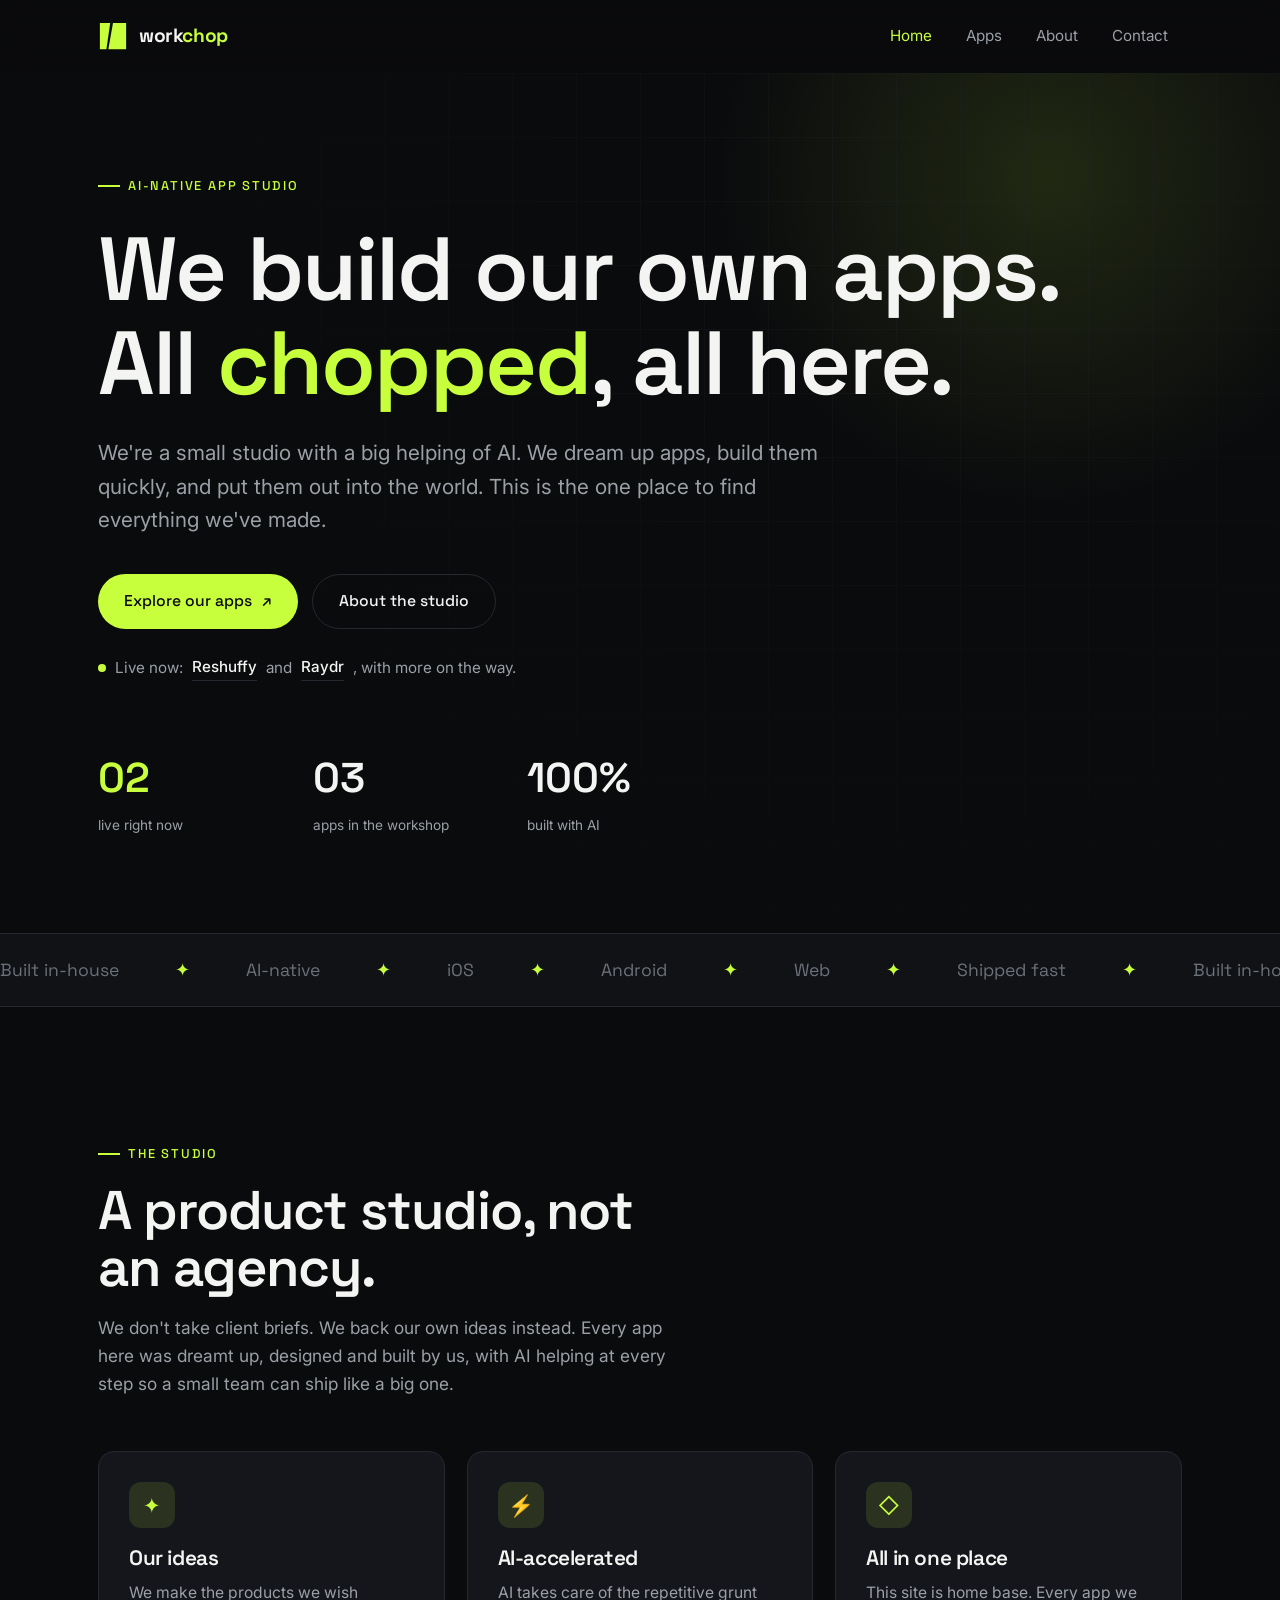
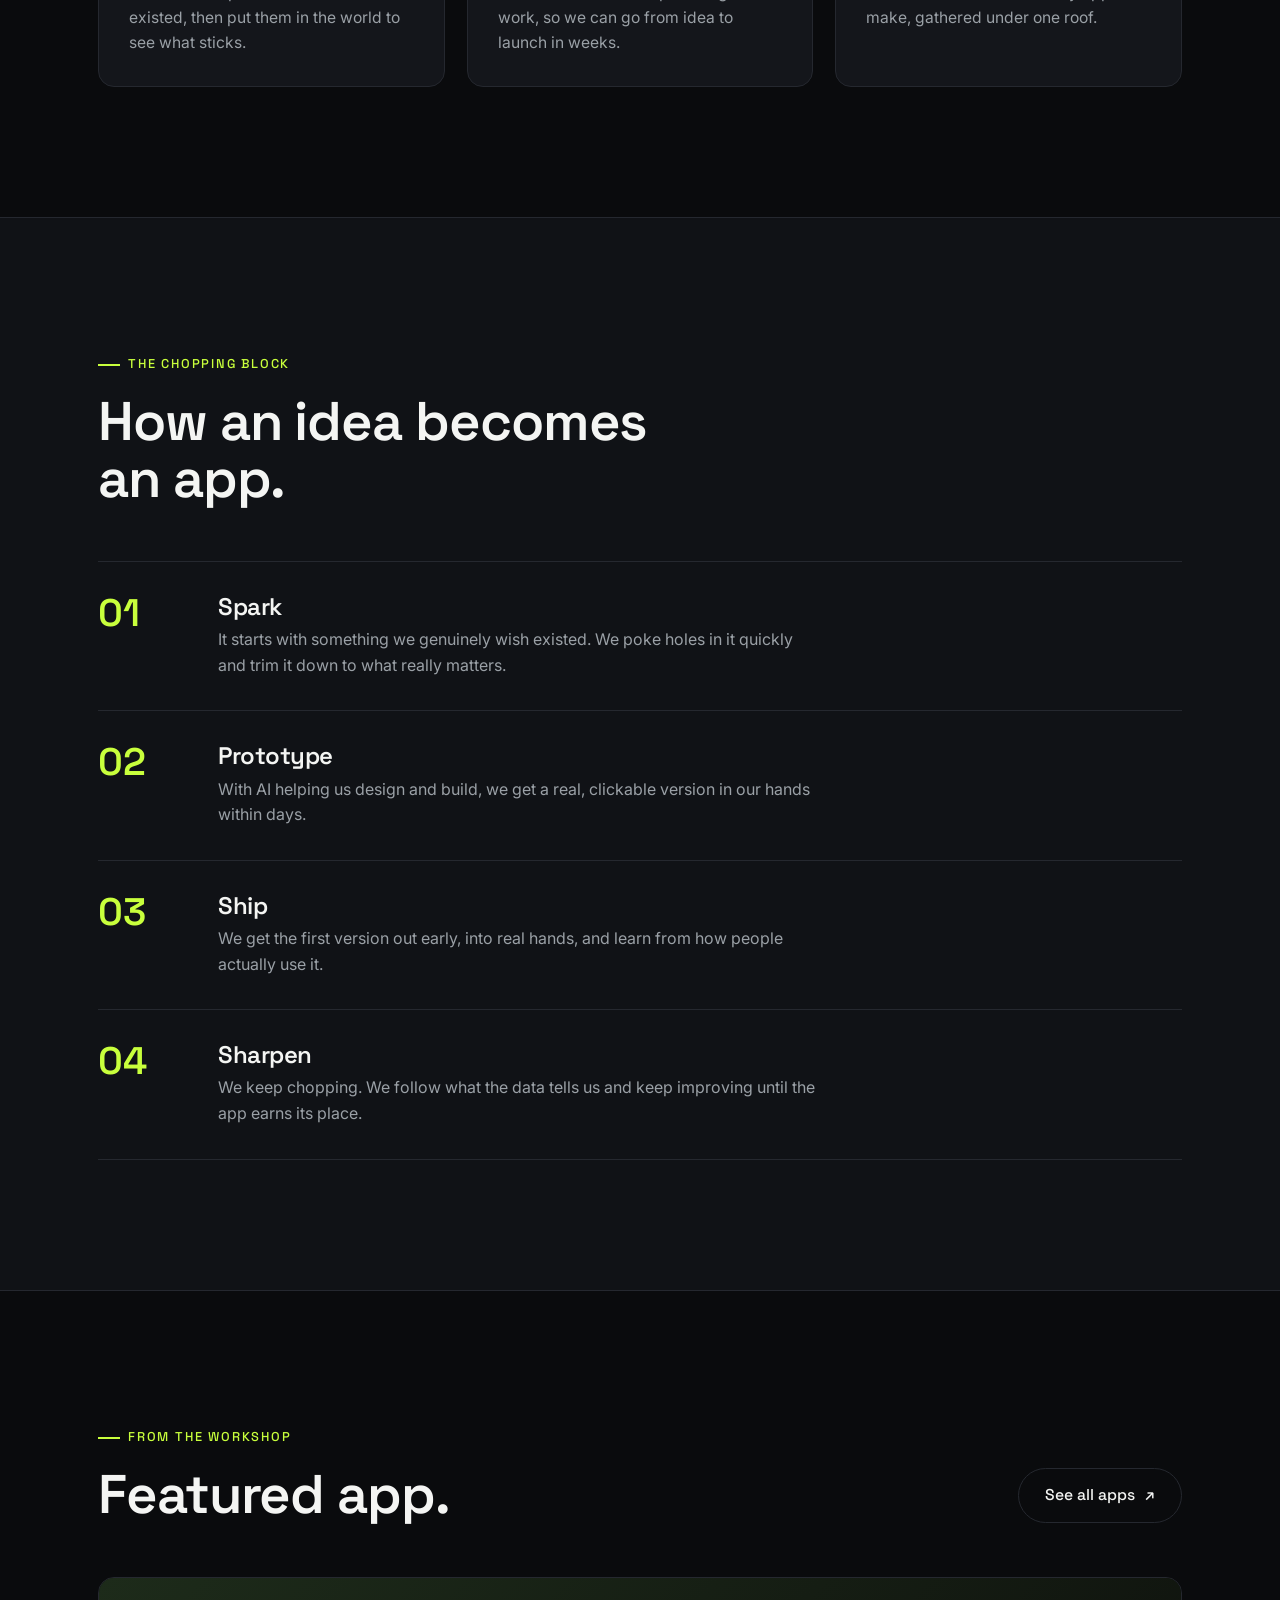
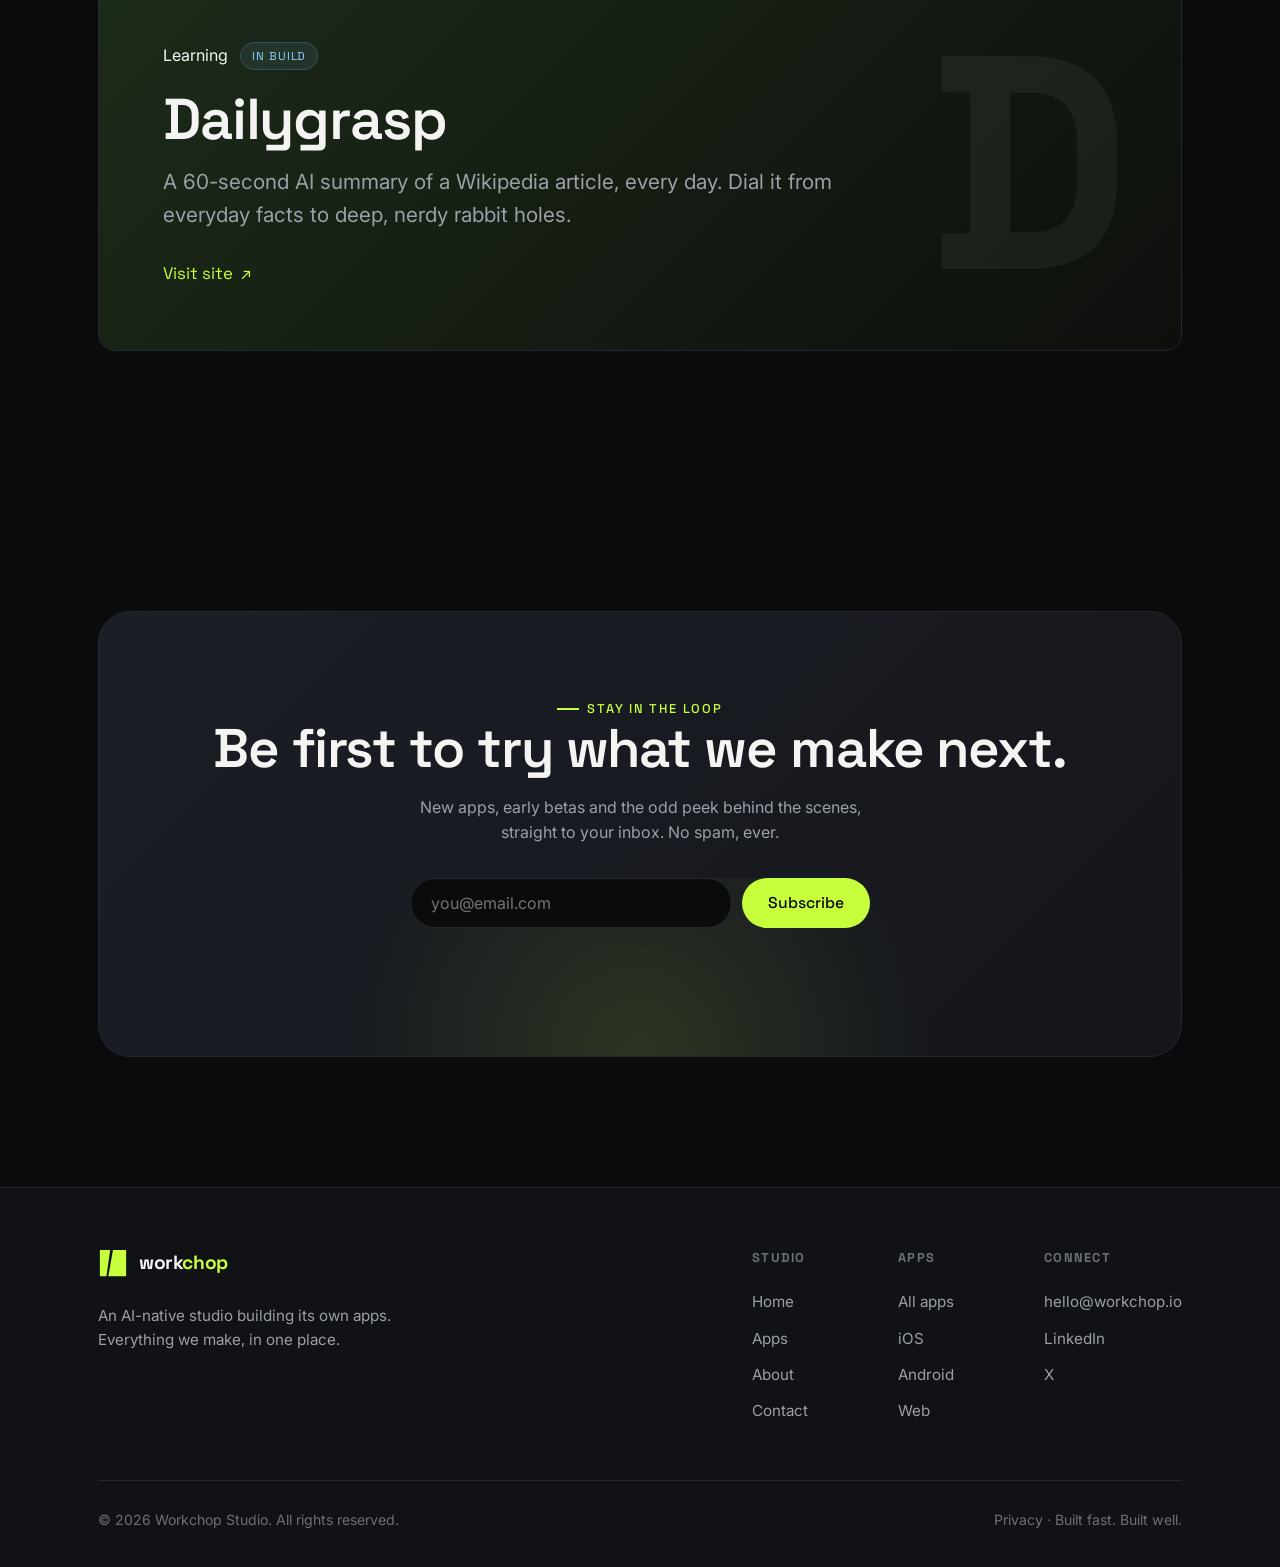
<file: index.html>
<!DOCTYPE html>
<html lang="en">
<head>
  <meta charset="UTF-8" />
  <meta name="viewport" content="width=device-width, initial-scale=1.0" />
  <title>Workchop · an AI app studio</title>
  <meta name="description" content="Workchop is a small studio that builds its own apps with a lot of help from AI. This is the one place to find everything we make." />
  <link rel="canonical" href="https://workchop.io/" />
  <meta name="robots" content="index, follow" />
  <meta name="author" content="Workchop" />
  <meta name="theme-color" content="#0a0b0d" />

  <!-- Open Graph -->
  <meta property="og:type" content="website" />
  <meta property="og:site_name" content="Workchop" />
  <meta property="og:title" content="Workchop · an AI app studio" />
  <meta property="og:description" content="A small studio that builds its own apps with a lot of help from AI. Everything we make, in one place." />
  <meta property="og:url" content="https://workchop.io/" />
  <meta property="og:image" content="https://workchop.io/og-image.png" />
  <meta property="og:image:width" content="1200" />
  <meta property="og:image:height" content="630" />

  <!-- Twitter -->
  <meta name="twitter:card" content="summary_large_image" />
  <meta name="twitter:title" content="Workchop · an AI app studio" />
  <meta name="twitter:description" content="A small studio that builds its own apps with a lot of help from AI. Everything we make, in one place." />
  <meta name="twitter:image" content="https://workchop.io/og-image.png" />

  <!-- Icons -->
  <link rel="apple-touch-icon" href="/apple-touch-icon.png" />
  <link rel="manifest" href="/site.webmanifest" />

  <link rel="preconnect" href="https://fonts.googleapis.com" />
  <link rel="preconnect" href="https://fonts.gstatic.com" crossorigin />
  <link href="https://fonts.googleapis.com/css2?family=Space+Grotesk:wght@400;500;600;700&family=Inter:wght@400;500;600&display=swap" rel="stylesheet" />
  <link rel="stylesheet" href="/styles.css" />
  <link rel="icon" href="data:image/svg+xml,%3Csvg xmlns='http://www.w3.org/2000/svg' viewBox='0 0 32 32'%3E%3Cpolygon points='2,2 13,2 9,30 2,30' fill='%23c8ff3c'/%3E%3Cpolygon points='16,2 30,2 30,30 11,30' fill='%23c8ff3c'/%3E%3C/svg%3E" />
  <script type="application/ld+json">
  {
    "@context": "https://schema.org",
    "@type": "Organization",
    "name": "Workchop",
    "url": "https://workchop.io/",
    "logo": "https://workchop.io/icon-512.png",
    "image": "https://workchop.io/og-image.png",
    "description": "An AI app studio that builds its own apps.",
    "email": "hello@workchop.io",
    "sameAs": [
      "https://www.linkedin.com/company/workchop-io/",
      "https://x.com/workchopstudio"
    ]
  }
  </script>
</head>
<body>

  <!-- NAV -->
  <header class="nav">
    <div class="wrap nav-inner">
      <a href="/" class="logo" aria-label="Workchop home">
        <span class="mark"><svg viewBox="0 0 32 32" aria-hidden="true"><polygon points="2,2 13,2 9,30 2,30"/><polygon points="16,2 30,2 30,30 11,30"/></svg></span>
        <b>work<span class="chop">chop</span></b>
      </a>
      <nav class="nav-links" aria-label="Primary">
        <a href="/" class="active">Home</a>
        <a href="/apps">Apps</a>
        <a href="/about">About</a>
        <a href="/contact">Contact</a>
      </nav>
      <button class="nav-toggle" aria-label="Toggle menu" aria-expanded="false">
        <span></span><span></span><span></span>
      </button>
    </div>
  </header>

  <!-- HERO -->
  <section class="hero">
    <div class="hero-grid"></div>
    <div class="wrap">
      <span class="eyebrow reveal">AI-native app studio</span>
      <h1 class="h-display reveal">
        We build our own apps.<br />All <span class="chopped">chopped</span>, all here.
      </h1>
      <p class="lead reveal">
        We're a small studio with a big helping of AI. We dream up apps, build them
        quickly, and put them out into the world. This is the one place to find
        everything we've made.
      </p>
      <div class="hero-actions reveal">
        <a href="/apps" class="btn btn-primary">Explore our apps <span class="arrow">↗</span></a>
        <a href="/about" class="btn btn-ghost">About the studio</a>
      </div>
      <p class="hero-live reveal">
        <span class="dot"></span>
        Live now: <a href="https://reshuffy.com" target="_blank" rel="noopener">Reshuffy</a> and <a href="https://raydr.live/" target="_blank" rel="noopener">Raydr</a>, with more on the way.
      </p>
      <div class="hero-stats reveal">
        <div class="stat"><div class="num accent">02</div><div class="lbl">live right now</div></div>
        <div class="stat"><div class="num">03</div><div class="lbl">apps in the workshop</div></div>
        <div class="stat"><div class="num">100%</div><div class="lbl">built with AI</div></div>
      </div>
    </div>
  </section>

  <!-- MARQUEE -->
  <div class="marquee" aria-hidden="true">
    <div class="marquee-track">
      <span>Built in-house</span><span>AI-native</span><span>iOS</span><span>Android</span><span>Web</span><span>Shipped fast</span>
      <span>Built in-house</span><span>AI-native</span><span>iOS</span><span>Android</span><span>Web</span><span>Shipped fast</span>
    </div>
  </div>

  <!-- WHO WE ARE -->
  <section class="section">
    <div class="wrap">
      <div class="section-head reveal">
        <span class="eyebrow">The studio</span>
        <h2 class="h-section">A product studio, not an agency.</h2>
        <p>We don't take client briefs. We back our own ideas instead. Every app here was dreamt up, designed and built by us, with AI helping at every step so a small team can ship like a big one.</p>
      </div>
      <div class="grid grid-3">
        <div class="card reveal">
          <div class="ico">✦</div>
          <h3>Our ideas</h3>
          <p>We make the products we wish existed, then put them in the world to see what sticks.</p>
        </div>
        <div class="card reveal">
          <div class="ico">⚡</div>
          <h3>AI-accelerated</h3>
          <p>AI takes care of the repetitive grunt work, so we can go from idea to launch in weeks.</p>
        </div>
        <div class="card reveal">
          <div class="ico">◇</div>
          <h3>All in one place</h3>
          <p>This site is home base. Every app we make, gathered under one roof.</p>
        </div>
      </div>
    </div>
  </section>

  <!-- HOW WE BUILD -->
  <section class="section" style="background:var(--bg-2);border-block:1px solid var(--border)">
    <div class="wrap">
      <div class="section-head reveal">
        <span class="eyebrow">The chopping block</span>
        <h2 class="h-section">How an idea becomes an app.</h2>
      </div>
      <div class="steps">
        <div class="step reveal">
          <div class="step-n">01</div>
          <div><h3>Spark</h3><p>It starts with something we genuinely wish existed. We poke holes in it quickly and trim it down to what really matters.</p></div>
        </div>
        <div class="step reveal">
          <div class="step-n">02</div>
          <div><h3>Prototype</h3><p>With AI helping us design and build, we get a real, clickable version in our hands within days.</p></div>
        </div>
        <div class="step reveal">
          <div class="step-n">03</div>
          <div><h3>Ship</h3><p>We get the first version out early, into real hands, and learn from how people actually use it.</p></div>
        </div>
        <div class="step reveal">
          <div class="step-n">04</div>
          <div><h3>Sharpen</h3><p>We keep chopping. We follow what the data tells us and keep improving until the app earns its place.</p></div>
        </div>
      </div>
    </div>
  </section>

  <!-- FEATURED APPS -->
  <section class="section">
    <div class="wrap">
      <div class="section-head reveal" style="display:flex;justify-content:space-between;align-items:flex-end;flex-wrap:wrap;gap:20px;max-width:none">
        <div>
          <span class="eyebrow">From the workshop</span>
          <h2 class="h-section" style="margin-top:18px">Featured app.</h2>
        </div>
        <a href="/apps" class="btn btn-ghost">See all apps <span class="arrow">↗</span></a>
      </div>
      <a class="spotlight reveal" id="spotlight" href="https://reshuffy.com" target="_blank" rel="noopener" style="--sl-grad:linear-gradient(135deg,#1a2e2a,#0c1210)">
        <div class="spotlight-mark" data-sl="initial" aria-hidden="true">R</div>
        <div class="top"><span class="tag" data-sl="tag">Music</span><span class="status live" data-sl="status">Live</span></div>
        <h3 data-sl="name">Reshuffy</h3>
        <p data-sl="blurb">Clean up your Spotify playlists without the fear. Fix broken tracks, kill duplicates, and reorganise by mood and genre, always with a preview first.</p>
        <span class="applink" data-sl="cta">Visit site <span class="arrow">↗</span></span>
      </a>
    </div>
  </section>

  <!-- CTA / NEWSLETTER -->
  <section class="section">
    <div class="wrap">
      <div class="cta reveal">
        <span class="eyebrow" style="justify-content:center">Stay in the loop</span>
        <h2 class="h-section">Be first to try what we make next.</h2>
        <p>New apps, early betas and the odd peek behind the scenes, straight to your inbox. No spam, ever.</p>
        <form class="subscribe">
          <input type="email" name="email" placeholder="you@email.com" aria-label="Email address" required />
          <button type="submit" class="btn btn-primary">Subscribe</button>
        </form>
        <p class="subscribe-status" role="status" aria-live="polite"></p>
      </div>
    </div>
  </section>

  <!-- FOOTER -->
  <footer class="footer">
    <div class="wrap">
      <div class="footer-top">
        <div class="footer-brand">
          <a href="/" class="logo"><span class="mark"><svg viewBox="0 0 32 32" aria-hidden="true"><polygon points="2,2 13,2 9,30 2,30"/><polygon points="16,2 30,2 30,30 11,30"/></svg></span><b>work<span class="chop">chop</span></b></a>
          <p>An AI-native studio building its own apps. Everything we make, in one place.</p>
        </div>
        <div class="footer-cols">
          <div class="footer-col">
            <h5>Studio</h5>
            <a href="/">Home</a>
            <a href="/apps">Apps</a>
            <a href="/about">About</a>
            <a href="/contact">Contact</a>
          </div>
          <div class="footer-col">
            <h5>Apps</h5>
            <a href="/apps">All apps</a>
            <a href="/apps">iOS</a>
            <a href="/apps">Android</a>
            <a href="/apps">Web</a>
          </div>
          <div class="footer-col">
            <h5>Connect</h5>
            <a href="mailto:hello@workchop.io">hello@workchop.io</a>
            <a href="https://www.linkedin.com/company/workchop-io/" target="_blank" rel="noopener">LinkedIn</a>
            <a href="https://x.com/workchopstudio" target="_blank" rel="noopener">X</a>
          </div>
        </div>
      </div>
      <div class="footer-bottom">
        <span>© <span data-year>2026</span> Workchop Studio. All rights reserved.</span>
        <span><a href="/privacy">Privacy</a> · Built fast. Built well.</span>
      </div>
    </div>
  </footer>

  <script src="/script.js"></script>
</body>
</html>
</file>
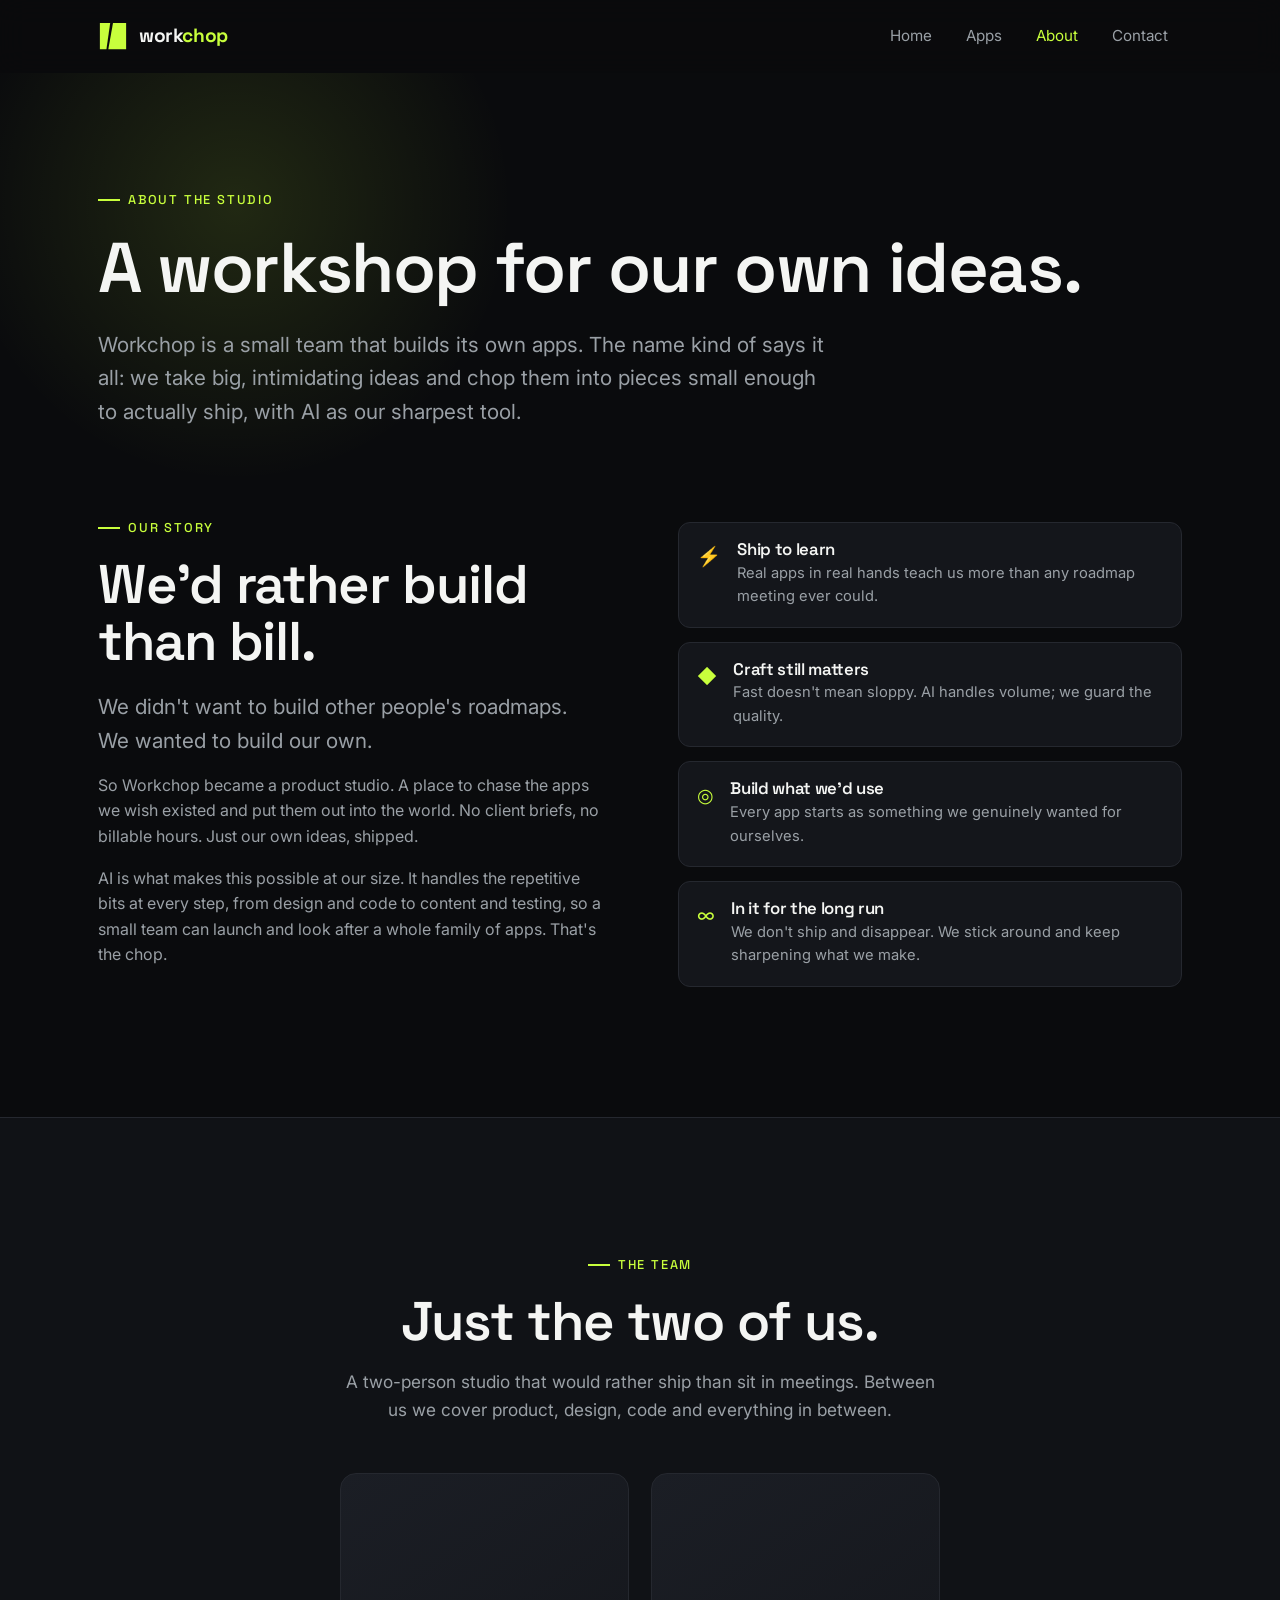
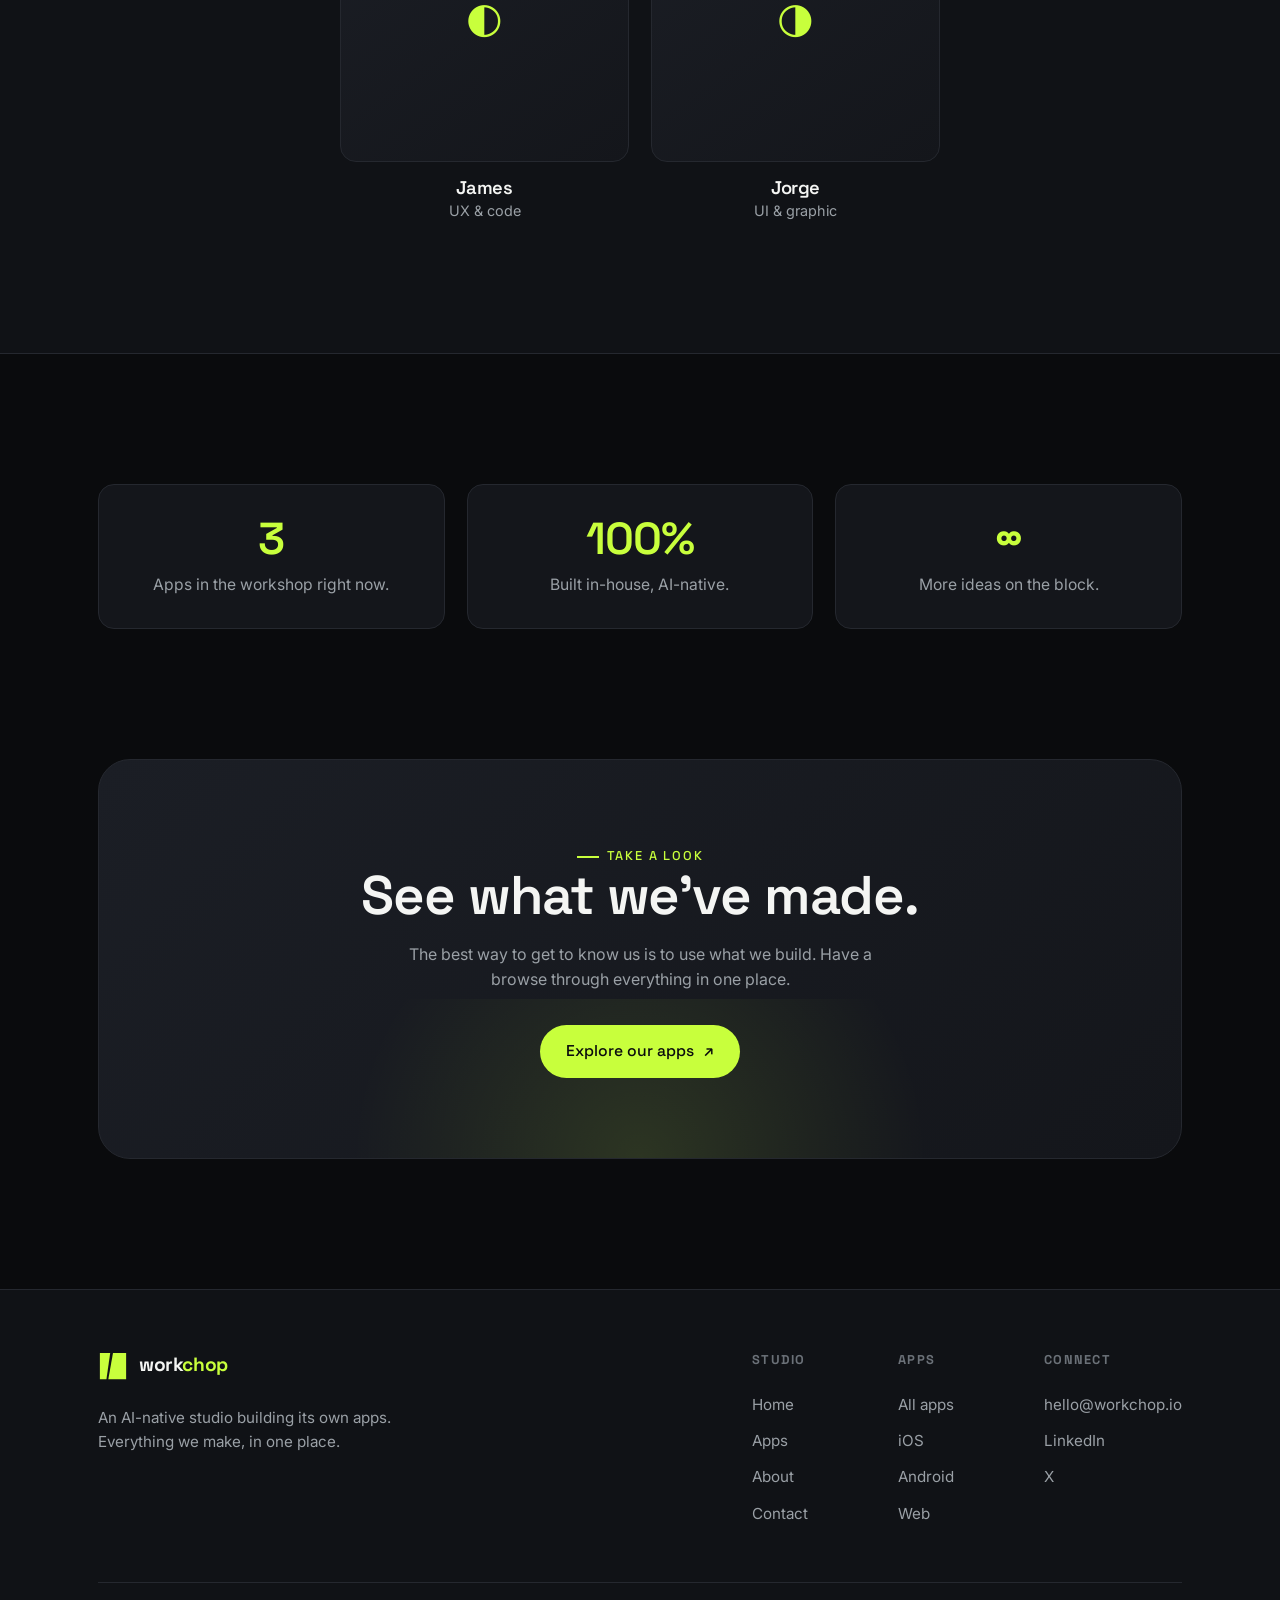
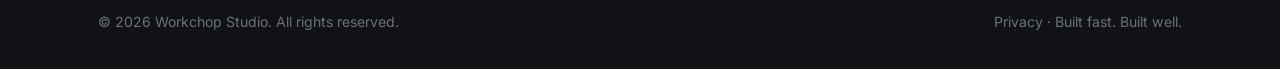
<file: about.html>
<!DOCTYPE html>
<html lang="en">
<head>
  <meta charset="UTF-8" />
  <meta name="viewport" content="width=device-width, initial-scale=1.0" />
  <title>About · Workchop</title>
  <meta name="description" content="Workchop is a small, AI-native studio that builds and ships its own apps. Here's who we are and how we work." />
  <link rel="canonical" href="https://workchop.io/about" />
  <meta name="robots" content="index, follow" />
  <meta name="author" content="Workchop" />
  <meta name="theme-color" content="#0a0b0d" />

  <!-- Open Graph -->
  <meta property="og:type" content="website" />
  <meta property="og:site_name" content="Workchop" />
  <meta property="og:title" content="About · Workchop" />
  <meta property="og:description" content="A small, AI-native studio that builds and ships its own apps. Here's who we are and how we work." />
  <meta property="og:url" content="https://workchop.io/about" />
  <meta property="og:image" content="https://workchop.io/og-image.png" />
  <meta property="og:image:width" content="1200" />
  <meta property="og:image:height" content="630" />

  <!-- Twitter -->
  <meta name="twitter:card" content="summary_large_image" />
  <meta name="twitter:title" content="About · Workchop" />
  <meta name="twitter:description" content="A small, AI-native studio that builds and ships its own apps. Here's who we are and how we work." />
  <meta name="twitter:image" content="https://workchop.io/og-image.png" />

  <!-- Icons -->
  <link rel="apple-touch-icon" href="/apple-touch-icon.png" />
  <link rel="manifest" href="/site.webmanifest" />

  <link rel="preconnect" href="https://fonts.googleapis.com" />
  <link rel="preconnect" href="https://fonts.gstatic.com" crossorigin />
  <link href="https://fonts.googleapis.com/css2?family=Space+Grotesk:wght@400;500;600;700&family=Inter:wght@400;500;600&display=swap" rel="stylesheet" />
  <link rel="stylesheet" href="/styles.css" />
  <link rel="icon" href="data:image/svg+xml,%3Csvg xmlns='http://www.w3.org/2000/svg' viewBox='0 0 32 32'%3E%3Cpolygon points='2,2 13,2 9,30 2,30' fill='%23c8ff3c'/%3E%3Cpolygon points='16,2 30,2 30,30 11,30' fill='%23c8ff3c'/%3E%3C/svg%3E" />
</head>
<body>

  <header class="nav">
    <div class="wrap nav-inner">
      <a href="/" class="logo" aria-label="Workchop home">
        <span class="mark"><svg viewBox="0 0 32 32" aria-hidden="true"><polygon points="2,2 13,2 9,30 2,30"/><polygon points="16,2 30,2 30,30 11,30"/></svg></span>
        <b>work<span class="chop">chop</span></b>
      </a>
      <nav class="nav-links" aria-label="Primary">
        <a href="/">Home</a>
        <a href="/apps">Apps</a>
        <a href="/about" class="active">About</a>
        <a href="/contact">Contact</a>
      </nav>
      <button class="nav-toggle" aria-label="Toggle menu" aria-expanded="false">
        <span></span><span></span><span></span>
      </button>
    </div>
  </header>

  <!-- PAGE HEAD -->
  <section class="page-head">
    <div class="wrap">
      <span class="eyebrow reveal">About the studio</span>
      <h1 class="reveal">A workshop for our own ideas.</h1>
      <p class="lead reveal">Workchop is a small team that builds its own apps. The name kind of says it all: we take big, intimidating ideas and chop them into pieces small enough to actually ship, with AI as our sharpest tool.</p>
    </div>
  </section>

  <!-- STORY -->
  <section class="section" style="padding-top:0">
    <div class="wrap">
      <div class="split">
        <div class="reveal">
          <span class="eyebrow">Our story</span>
          <h2 class="h-section" style="margin-top:18px;margin-bottom:20px">We'd rather build than bill.</h2>
          <p class="lead" style="color:var(--muted);margin-bottom:16px">We didn't want to build other people's roadmaps. We wanted to build our own.</p>
          <p style="color:var(--muted);margin-bottom:16px">So Workchop became a product studio. A place to chase the apps we wish existed and put them out into the world. No client briefs, no billable hours. Just our own ideas, shipped.</p>
          <p style="color:var(--muted)">AI is what makes this possible at our size. It handles the repetitive bits at every step, from design and code to content and testing, so a small team can launch and look after a whole family of apps. That's the chop.</p>
        </div>
        <div class="reveal">
          <div class="values">
            <div class="value"><div class="v-ico">⚡</div><div><h4>Ship to learn</h4><p>Real apps in real hands teach us more than any roadmap meeting ever could.</p></div></div>
            <div class="value"><div class="v-ico">◆</div><div><h4>Craft still matters</h4><p>Fast doesn't mean sloppy. AI handles volume; we guard the quality.</p></div></div>
            <div class="value"><div class="v-ico">◎</div><div><h4>Build what we'd use</h4><p>Every app starts as something we genuinely wanted for ourselves.</p></div></div>
            <div class="value"><div class="v-ico">∞</div><div><h4>In it for the long run</h4><p>We don't ship and disappear. We stick around and keep sharpening what we make.</p></div></div>
          </div>
        </div>
      </div>
    </div>
  </section>

  <!-- TEAM -->
  <section class="section" style="background:var(--bg-2);border-block:1px solid var(--border)">
    <div class="wrap">
      <div class="section-head reveal" style="text-align:center;margin:0 auto 50px">
        <span class="eyebrow" style="justify-content:center">The team</span>
        <h2 class="h-section" style="margin-top:18px">Just the two of us.</h2>
        <p style="margin-left:auto;margin-right:auto">A two-person studio that would rather ship than sit in meetings. Between us we cover product, design, code and everything in between.</p>
      </div>
      <div class="team-grid">
        <div class="member reveal"><div class="avatar">◐</div><h4>James</h4><span>UX &amp; code</span></div>
        <div class="member reveal"><div class="avatar">◑</div><h4>Jorge</h4><span>UI &amp; graphic</span></div>
      </div>
    </div>
  </section>

  <!-- STATS -->
  <section class="section">
    <div class="wrap">
      <div class="grid grid-3">
        <div class="card reveal" style="text-align:center"><h3 class="accent" style="font-size:2.8rem">3</h3><p>Apps in the workshop right now.</p></div>
        <div class="card reveal" style="text-align:center"><h3 class="accent" style="font-size:2.8rem">100%</h3><p>Built in-house, AI-native.</p></div>
        <div class="card reveal" style="text-align:center"><h3 class="accent" style="font-size:2.8rem">∞</h3><p>More ideas on the block.</p></div>
      </div>
    </div>
  </section>

  <!-- CTA -->
  <section class="section" style="padding-top:0">
    <div class="wrap">
      <div class="cta reveal">
        <span class="eyebrow" style="justify-content:center">Take a look</span>
        <h2 class="h-section">See what we've made.</h2>
        <p>The best way to get to know us is to use what we build. Have a browse through everything in one place.</p>
        <a href="/apps" class="btn btn-primary">Explore our apps <span class="arrow">↗</span></a>
      </div>
    </div>
  </section>

  <footer class="footer">
    <div class="wrap">
      <div class="footer-top">
        <div class="footer-brand">
          <a href="/" class="logo"><span class="mark"><svg viewBox="0 0 32 32" aria-hidden="true"><polygon points="2,2 13,2 9,30 2,30"/><polygon points="16,2 30,2 30,30 11,30"/></svg></span><b>work<span class="chop">chop</span></b></a>
          <p>An AI-native studio building its own apps. Everything we make, in one place.</p>
        </div>
        <div class="footer-cols">
          <div class="footer-col">
            <h5>Studio</h5>
            <a href="/">Home</a>
            <a href="/apps">Apps</a>
            <a href="/about">About</a>
            <a href="/contact">Contact</a>
          </div>
          <div class="footer-col">
            <h5>Apps</h5>
            <a href="/apps">All apps</a>
            <a href="/apps">iOS</a>
            <a href="/apps">Android</a>
            <a href="/apps">Web</a>
          </div>
          <div class="footer-col">
            <h5>Connect</h5>
            <a href="mailto:hello@workchop.io">hello@workchop.io</a>
            <a href="https://www.linkedin.com/company/workchop-io/" target="_blank" rel="noopener">LinkedIn</a>
            <a href="https://x.com/workchopstudio" target="_blank" rel="noopener">X</a>
          </div>
        </div>
      </div>
      <div class="footer-bottom">
        <span>© <span data-year>2026</span> Workchop Studio. All rights reserved.</span>
        <span><a href="/privacy">Privacy</a> · Built fast. Built well.</span>
      </div>
    </div>
  </footer>

  <script src="/script.js"></script>
</body>
</html>
</file>
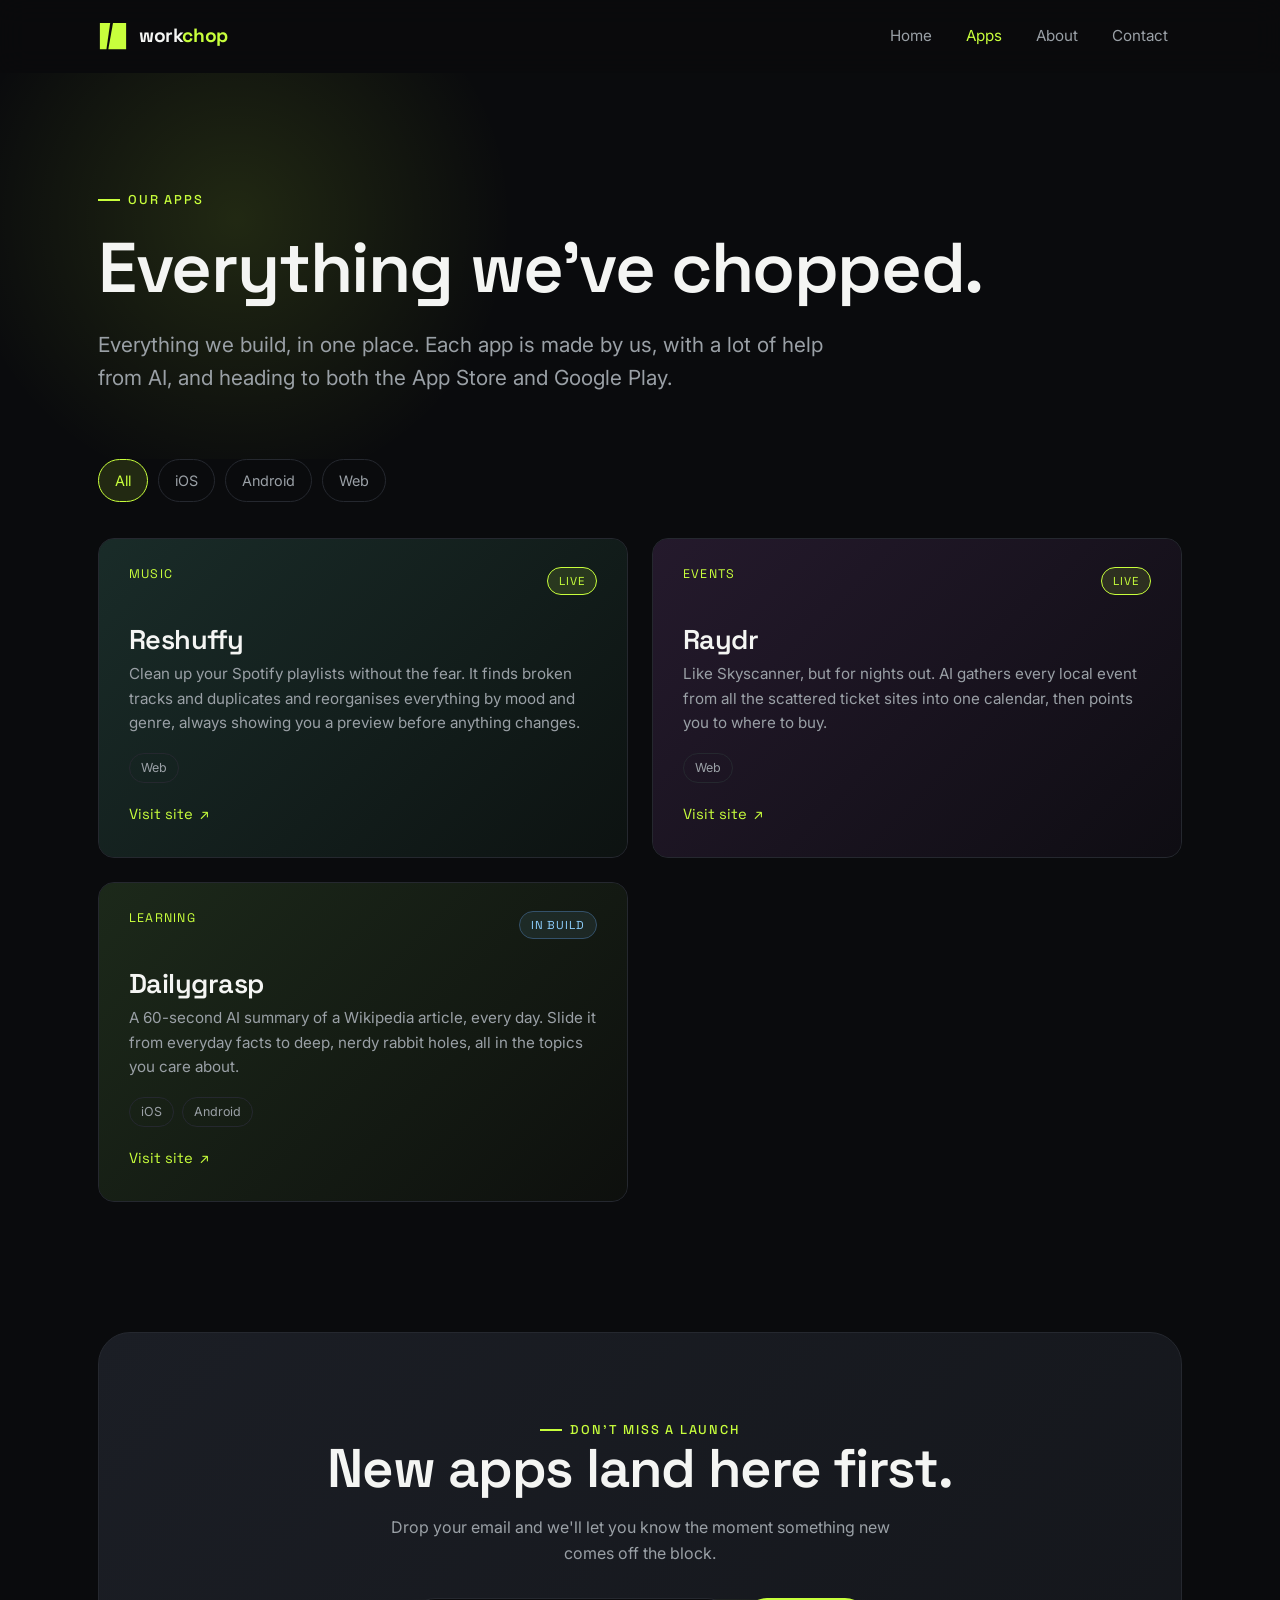
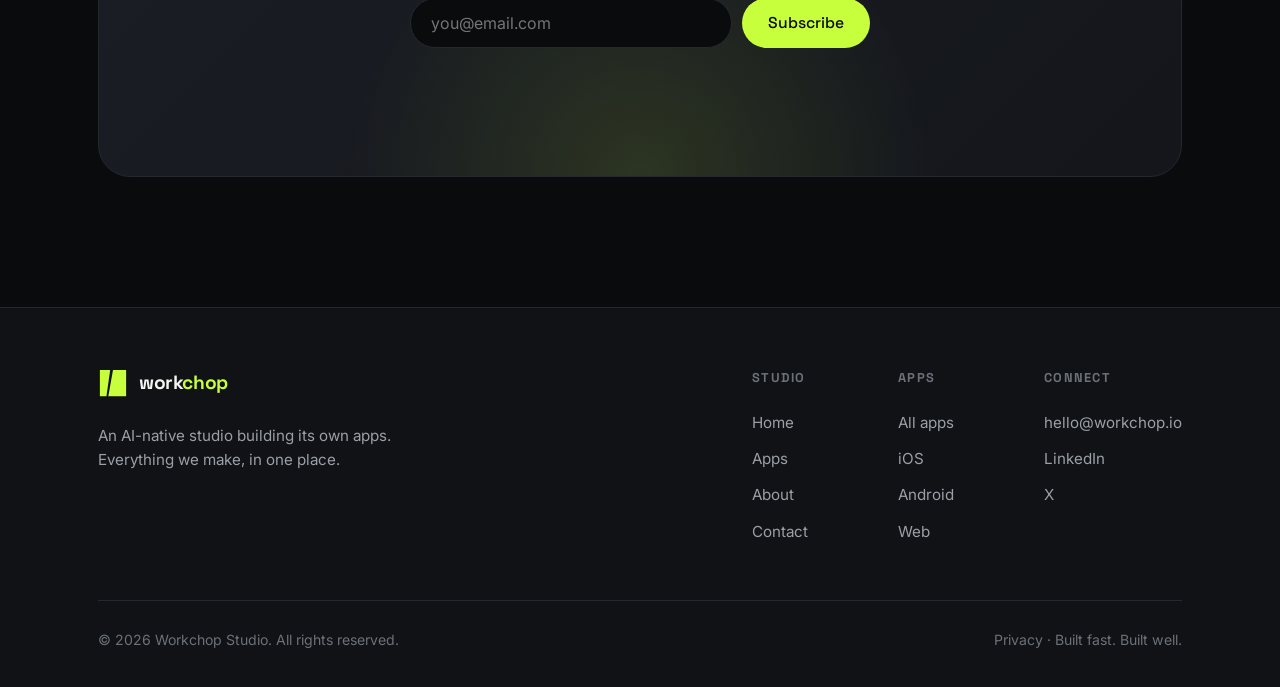
<file: apps.html>
<!DOCTYPE html>
<html lang="en">
<head>
  <meta charset="UTF-8" />
  <meta name="viewport" content="width=device-width, initial-scale=1.0" />
  <title>Apps · Workchop</title>
  <meta name="description" content="Every app Workchop builds, in one place. Made by us with the help of AI, and heading to both the App Store and Google Play." />
  <link rel="canonical" href="https://workchop.io/apps" />
  <meta name="robots" content="index, follow" />
  <meta name="author" content="Workchop" />
  <meta name="theme-color" content="#0a0b0d" />

  <!-- Open Graph -->
  <meta property="og:type" content="website" />
  <meta property="og:site_name" content="Workchop" />
  <meta property="og:title" content="Apps · Workchop" />
  <meta property="og:description" content="Every app Workchop builds, in one place. Heading to both the App Store and Google Play." />
  <meta property="og:url" content="https://workchop.io/apps" />
  <meta property="og:image" content="https://workchop.io/og-image.png" />
  <meta property="og:image:width" content="1200" />
  <meta property="og:image:height" content="630" />

  <!-- Twitter -->
  <meta name="twitter:card" content="summary_large_image" />
  <meta name="twitter:title" content="Apps · Workchop" />
  <meta name="twitter:description" content="Every app Workchop builds, in one place. Heading to both the App Store and Google Play." />
  <meta name="twitter:image" content="https://workchop.io/og-image.png" />

  <!-- Icons -->
  <link rel="apple-touch-icon" href="/apple-touch-icon.png" />
  <link rel="manifest" href="/site.webmanifest" />

  <link rel="preconnect" href="https://fonts.googleapis.com" />
  <link rel="preconnect" href="https://fonts.gstatic.com" crossorigin />
  <link href="https://fonts.googleapis.com/css2?family=Space+Grotesk:wght@400;500;600;700&family=Inter:wght@400;500;600&display=swap" rel="stylesheet" />
  <link rel="stylesheet" href="/styles.css" />
  <link rel="icon" href="data:image/svg+xml,%3Csvg xmlns='http://www.w3.org/2000/svg' viewBox='0 0 32 32'%3E%3Cpolygon points='2,2 13,2 9,30 2,30' fill='%23c8ff3c'/%3E%3Cpolygon points='16,2 30,2 30,30 11,30' fill='%23c8ff3c'/%3E%3C/svg%3E" />
</head>
<body>

  <header class="nav">
    <div class="wrap nav-inner">
      <a href="/" class="logo" aria-label="Workchop home">
        <span class="mark"><svg viewBox="0 0 32 32" aria-hidden="true"><polygon points="2,2 13,2 9,30 2,30"/><polygon points="16,2 30,2 30,30 11,30"/></svg></span>
        <b>work<span class="chop">chop</span></b>
      </a>
      <nav class="nav-links" aria-label="Primary">
        <a href="/">Home</a>
        <a href="/apps" class="active">Apps</a>
        <a href="/about">About</a>
        <a href="/contact">Contact</a>
      </nav>
      <button class="nav-toggle" aria-label="Toggle menu" aria-expanded="false">
        <span></span><span></span><span></span>
      </button>
    </div>
  </header>

  <!-- PAGE HEAD -->
  <section class="page-head">
    <div class="wrap">
      <span class="eyebrow reveal">Our apps</span>
      <h1 class="reveal">Everything we've chopped.</h1>
      <p class="lead reveal">Everything we build, in one place. Each app is made by us, with a lot of help from AI, and heading to both the App Store and Google Play.</p>
    </div>
  </section>

  <!-- APPS -->
  <section class="section" style="padding-top:0">
    <div class="wrap">
      <div class="filters reveal" role="tablist" aria-label="Filter apps by platform">
        <span class="chip selected" data-filter="all">All</span>
        <span class="chip" data-filter="ios">iOS</span>
        <span class="chip" data-filter="android">Android</span>
        <span class="chip" data-filter="web">Web</span>
      </div>

      <div class="work-grid">
        <a href="https://reshuffy.com" target="_blank" rel="noopener" class="project p5 reveal" data-platform="web">
          <div class="top"><span class="tag">Music</span><span class="status live">Live</span></div>
          <h3>Reshuffy</h3>
          <p>Clean up your Spotify playlists without the fear. It finds broken tracks and duplicates and reorganises everything by mood and genre, always showing you a preview before anything changes.</p>
          <div class="meta"><span>Web</span></div>
          <span class="applink">Visit site <span class="arrow">↗</span></span>
        </a>

        <a href="https://raydr.live/" target="_blank" rel="noopener" class="project p6 reveal" data-platform="web">
          <div class="top"><span class="tag">Events</span><span class="status live">Live</span></div>
          <h3>Raydr</h3>
          <p>Like Skyscanner, but for nights out. AI gathers every local event from all the scattered ticket sites into one calendar, then points you to where to buy.</p>
          <div class="meta"><span>Web</span></div>
          <span class="applink">Visit site <span class="arrow">↗</span></span>
        </a>

        <a href="https://dailygrasp.app/" target="_blank" rel="noopener" class="project p1 reveal" data-platform="ios android">
          <div class="top"><span class="tag">Learning</span><span class="status beta">In build</span></div>
          <h3>Dailygrasp</h3>
          <p>A 60-second AI summary of a Wikipedia article, every day. Slide it from everyday facts to deep, nerdy rabbit holes, all in the topics you care about.</p>
          <div class="meta"><span>iOS</span><span>Android</span></div>
          <span class="applink">Visit site <span class="arrow">↗</span></span>
        </a>

      </div>
    </div>
  </section>

  <!-- CTA -->
  <section class="section" style="padding-top:0">
    <div class="wrap">
      <div class="cta reveal">
        <span class="eyebrow" style="justify-content:center">Don't miss a launch</span>
        <h2 class="h-section">New apps land here first.</h2>
        <p>Drop your email and we'll let you know the moment something new comes off the block.</p>
        <form class="subscribe">
          <input type="email" name="email" placeholder="you@email.com" aria-label="Email address" required />
          <button type="submit" class="btn btn-primary">Subscribe</button>
        </form>
        <p class="subscribe-status" role="status" aria-live="polite"></p>
      </div>
    </div>
  </section>

  <footer class="footer">
    <div class="wrap">
      <div class="footer-top">
        <div class="footer-brand">
          <a href="/" class="logo"><span class="mark"><svg viewBox="0 0 32 32" aria-hidden="true"><polygon points="2,2 13,2 9,30 2,30"/><polygon points="16,2 30,2 30,30 11,30"/></svg></span><b>work<span class="chop">chop</span></b></a>
          <p>An AI-native studio building its own apps. Everything we make, in one place.</p>
        </div>
        <div class="footer-cols">
          <div class="footer-col">
            <h5>Studio</h5>
            <a href="/">Home</a>
            <a href="/apps">Apps</a>
            <a href="/about">About</a>
            <a href="/contact">Contact</a>
          </div>
          <div class="footer-col">
            <h5>Apps</h5>
            <a href="/apps">All apps</a>
            <a href="/apps">iOS</a>
            <a href="/apps">Android</a>
            <a href="/apps">Web</a>
          </div>
          <div class="footer-col">
            <h5>Connect</h5>
            <a href="mailto:hello@workchop.io">hello@workchop.io</a>
            <a href="https://www.linkedin.com/company/workchop-io/" target="_blank" rel="noopener">LinkedIn</a>
            <a href="https://x.com/workchopstudio" target="_blank" rel="noopener">X</a>
          </div>
        </div>
      </div>
      <div class="footer-bottom">
        <span>© <span data-year>2026</span> Workchop Studio. All rights reserved.</span>
        <span><a href="/privacy">Privacy</a> · Built fast. Built well.</span>
      </div>
    </div>
  </footer>

  <script src="/script.js"></script>
</body>
</html>
</file>
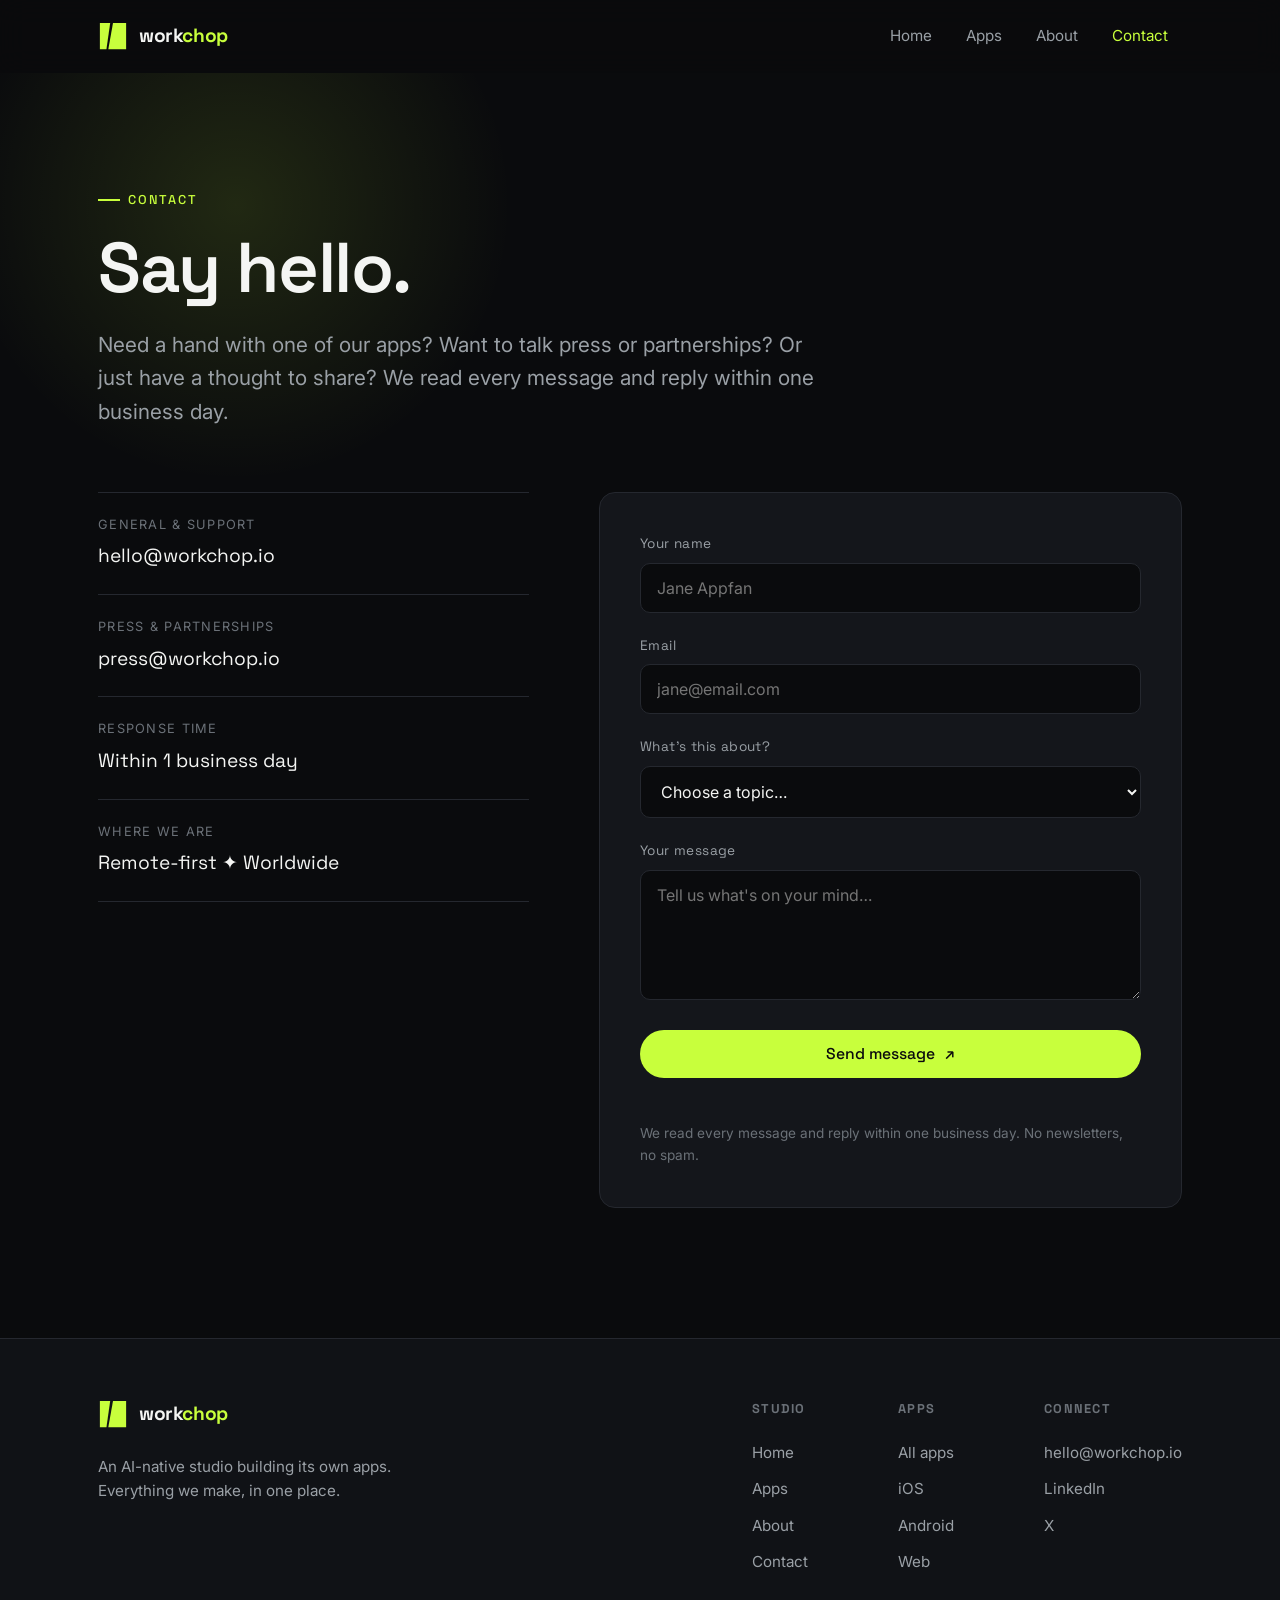
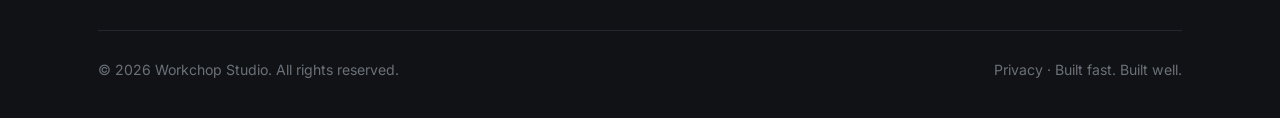
<file: contact.html>
<!DOCTYPE html>
<html lang="en">
<head>
  <meta charset="UTF-8" />
  <meta name="viewport" content="width=device-width, initial-scale=1.0" />
  <title>Contact · Workchop</title>
  <meta name="description" content="Get in touch with Workchop for help with our apps, press, partnerships, or just to say hello." />
  <link rel="canonical" href="https://workchop.io/contact" />
  <meta name="robots" content="index, follow" />
  <meta name="author" content="Workchop" />
  <meta name="theme-color" content="#0a0b0d" />

  <!-- Open Graph -->
  <meta property="og:type" content="website" />
  <meta property="og:site_name" content="Workchop" />
  <meta property="og:title" content="Contact · Workchop" />
  <meta property="og:description" content="Get in touch with Workchop for help with our apps, press, partnerships, or just to say hello." />
  <meta property="og:url" content="https://workchop.io/contact" />
  <meta property="og:image" content="https://workchop.io/og-image.png" />
  <meta property="og:image:width" content="1200" />
  <meta property="og:image:height" content="630" />

  <!-- Twitter -->
  <meta name="twitter:card" content="summary_large_image" />
  <meta name="twitter:title" content="Contact · Workchop" />
  <meta name="twitter:description" content="Get in touch with Workchop for help with our apps, press, partnerships, or just to say hello." />
  <meta name="twitter:image" content="https://workchop.io/og-image.png" />

  <!-- Icons -->
  <link rel="apple-touch-icon" href="/apple-touch-icon.png" />
  <link rel="manifest" href="/site.webmanifest" />

  <link rel="preconnect" href="https://fonts.googleapis.com" />
  <link rel="preconnect" href="https://fonts.gstatic.com" crossorigin />
  <link href="https://fonts.googleapis.com/css2?family=Space+Grotesk:wght@400;500;600;700&family=Inter:wght@400;500;600&display=swap" rel="stylesheet" />
  <link rel="stylesheet" href="/styles.css" />
  <link rel="icon" href="data:image/svg+xml,%3Csvg xmlns='http://www.w3.org/2000/svg' viewBox='0 0 32 32'%3E%3Cpolygon points='2,2 13,2 9,30 2,30' fill='%23c8ff3c'/%3E%3Cpolygon points='16,2 30,2 30,30 11,30' fill='%23c8ff3c'/%3E%3C/svg%3E" />
</head>
<body>

  <header class="nav">
    <div class="wrap nav-inner">
      <a href="/" class="logo" aria-label="Workchop home">
        <span class="mark"><svg viewBox="0 0 32 32" aria-hidden="true"><polygon points="2,2 13,2 9,30 2,30"/><polygon points="16,2 30,2 30,30 11,30"/></svg></span>
        <b>work<span class="chop">chop</span></b>
      </a>
      <nav class="nav-links" aria-label="Primary">
        <a href="/">Home</a>
        <a href="/apps">Apps</a>
        <a href="/about">About</a>
        <a href="/contact" class="active">Contact</a>
      </nav>
      <button class="nav-toggle" aria-label="Toggle menu" aria-expanded="false">
        <span></span><span></span><span></span>
      </button>
    </div>
  </header>

  <!-- PAGE HEAD -->
  <section class="page-head">
    <div class="wrap">
      <span class="eyebrow reveal">Contact</span>
      <h1 class="reveal">Say hello.</h1>
      <p class="lead reveal">Need a hand with one of our apps? Want to talk press or partnerships? Or just have a thought to share? We read every message and reply within one business day.</p>
    </div>
  </section>

  <!-- CONTACT -->
  <section class="section" style="padding-top:0">
    <div class="wrap">
      <div class="contact-grid">
        <!-- info -->
        <div class="contact-info reveal">
          <div class="channel">
            <div class="lbl">General &amp; support</div>
            <a href="mailto:hello@workchop.io">hello@workchop.io</a>
          </div>
          <div class="channel">
            <div class="lbl">Press &amp; partnerships</div>
            <a href="mailto:press@workchop.io">press@workchop.io</a>
          </div>
          <div class="channel">
            <div class="lbl">Response time</div>
            <p>Within 1 business day</p>
          </div>
          <div class="channel">
            <div class="lbl">Where we are</div>
            <p>Remote-first ✦ Worldwide</p>
          </div>
        </div>

        <!-- form -->
        <form class="form reveal" novalidate>
          <!-- Web3Forms hidden fields -->
          <input type="hidden" name="subject" value="New message from the Workchop website" />
          <input type="hidden" name="from_name" value="Workchop website" />
          <input type="checkbox" name="botcheck" tabindex="-1" autocomplete="off" style="display:none" aria-hidden="true" />

          <div class="field">
            <label for="name">Your name</label>
            <input id="name" name="name" type="text" placeholder="Jane Appfan" required />
          </div>
          <div class="field">
            <label for="email">Email</label>
            <input id="email" name="email" type="email" placeholder="jane@email.com" required />
          </div>
          <div class="field">
            <label for="topic">What's this about?</label>
            <select id="topic" name="topic">
              <option value="">Choose a topic…</option>
              <option>App support / a bug</option>
              <option>Feedback or an idea</option>
              <option>Press</option>
              <option>Partnership</option>
              <option>Careers</option>
              <option>Just saying hi</option>
            </select>
          </div>
          <div class="field">
            <label for="msg">Your message</label>
            <textarea id="msg" name="msg" placeholder="Tell us what's on your mind…"></textarea>
          </div>

          <button type="submit" class="btn btn-primary" style="width:100%;justify-content:center">Send message <span class="arrow">↗</span></button>
          <p class="form-status" role="status" aria-live="polite"></p>
          <p class="form-note">We read every message and reply within one business day. No newsletters, no spam.</p>
        </form>
      </div>
    </div>
  </section>

  <footer class="footer">
    <div class="wrap">
      <div class="footer-top">
        <div class="footer-brand">
          <a href="/" class="logo"><span class="mark"><svg viewBox="0 0 32 32" aria-hidden="true"><polygon points="2,2 13,2 9,30 2,30"/><polygon points="16,2 30,2 30,30 11,30"/></svg></span><b>work<span class="chop">chop</span></b></a>
          <p>An AI-native studio building its own apps. Everything we make, in one place.</p>
        </div>
        <div class="footer-cols">
          <div class="footer-col">
            <h5>Studio</h5>
            <a href="/">Home</a>
            <a href="/apps">Apps</a>
            <a href="/about">About</a>
            <a href="/contact">Contact</a>
          </div>
          <div class="footer-col">
            <h5>Apps</h5>
            <a href="/apps">All apps</a>
            <a href="/apps">iOS</a>
            <a href="/apps">Android</a>
            <a href="/apps">Web</a>
          </div>
          <div class="footer-col">
            <h5>Connect</h5>
            <a href="mailto:hello@workchop.io">hello@workchop.io</a>
            <a href="https://www.linkedin.com/company/workchop-io/" target="_blank" rel="noopener">LinkedIn</a>
            <a href="https://x.com/workchopstudio" target="_blank" rel="noopener">X</a>
          </div>
        </div>
      </div>
      <div class="footer-bottom">
        <span>© <span data-year>2026</span> Workchop Studio. All rights reserved.</span>
        <span><a href="/privacy">Privacy</a> · Built fast. Built well.</span>
      </div>
    </div>
  </footer>

  <script src="/script.js"></script>
</body>
</html>
</file>
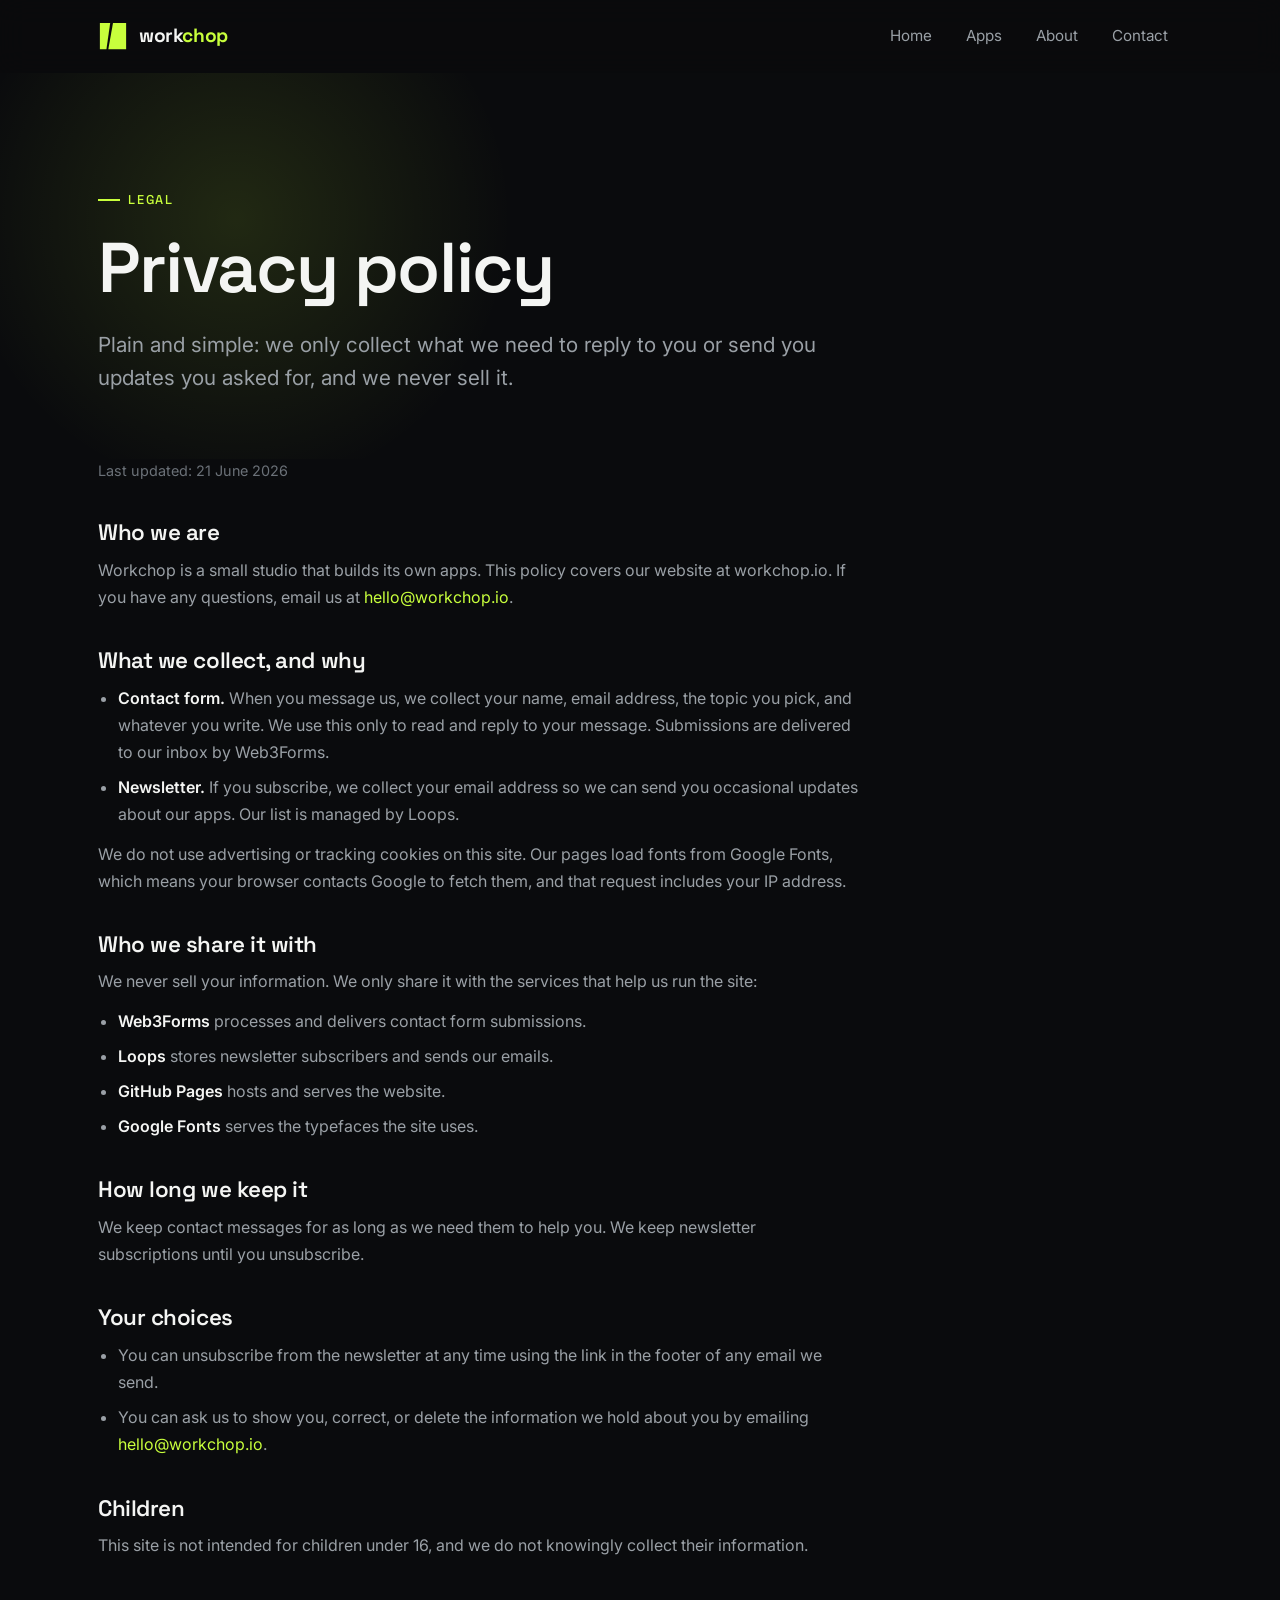
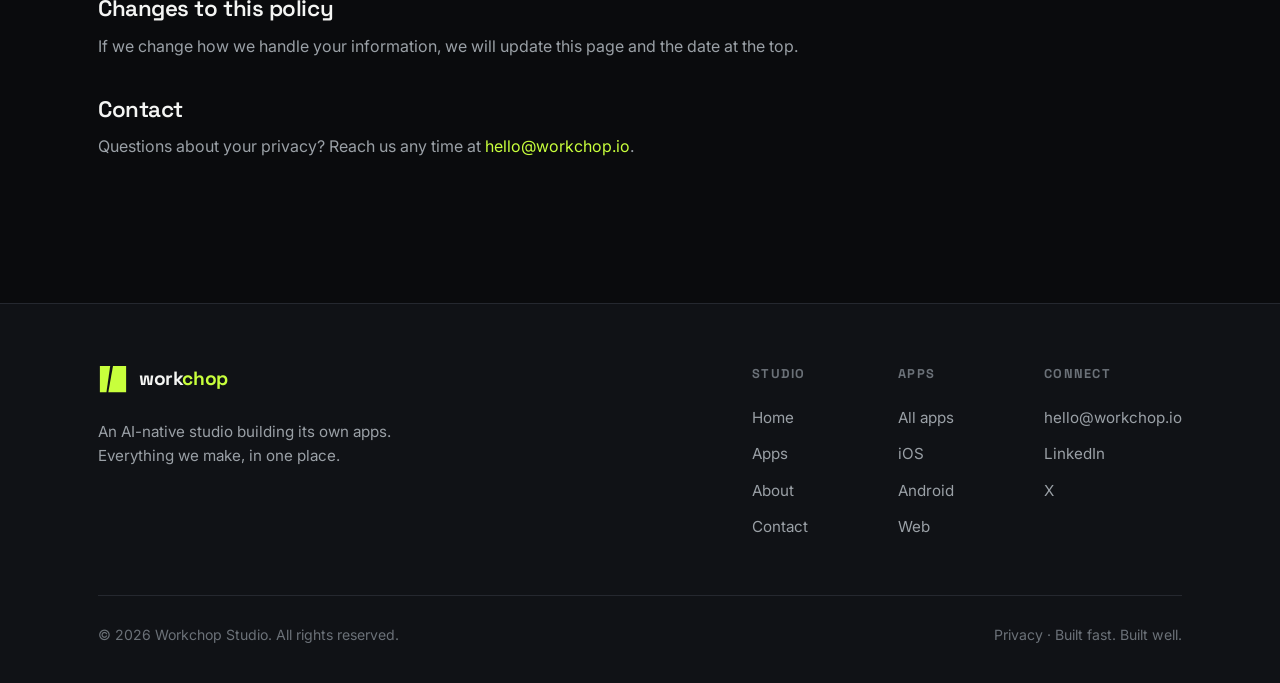
<file: privacy.html>
<!DOCTYPE html>
<html lang="en">
<head>
  <meta charset="UTF-8" />
  <meta name="viewport" content="width=device-width, initial-scale=1.0" />
  <title>Privacy Policy · Workchop</title>
  <meta name="description" content="How Workchop handles the information you share with us through our website, contact form, and newsletter." />
  <link rel="canonical" href="https://workchop.io/privacy" />
  <meta name="robots" content="index, follow" />
  <meta name="author" content="Workchop" />
  <meta name="theme-color" content="#0a0b0d" />
  <meta property="og:type" content="website" />
  <meta property="og:site_name" content="Workchop" />
  <meta property="og:title" content="Privacy Policy · Workchop" />
  <meta property="og:description" content="How Workchop handles the information you share with us." />
  <meta property="og:url" content="https://workchop.io/privacy" />
  <meta property="og:image" content="https://workchop.io/og-image.png" />
  <link rel="apple-touch-icon" href="/apple-touch-icon.png" />
  <link rel="manifest" href="/site.webmanifest" />
  <link rel="preconnect" href="https://fonts.googleapis.com" />
  <link rel="preconnect" href="https://fonts.gstatic.com" crossorigin />
  <link href="https://fonts.googleapis.com/css2?family=Space+Grotesk:wght@400;500;600;700&family=Inter:wght@400;500;600&display=swap" rel="stylesheet" />
  <link rel="stylesheet" href="/styles.css" />
  <link rel="icon" href="data:image/svg+xml,%3Csvg xmlns='http://www.w3.org/2000/svg' viewBox='0 0 32 32'%3E%3Cpolygon points='2,2 13,2 9,30 2,30' fill='%23c8ff3c'/%3E%3Cpolygon points='16,2 30,2 30,30 11,30' fill='%23c8ff3c'/%3E%3C/svg%3E" />
</head>
<body>

  <header class="nav">
    <div class="wrap nav-inner">
      <a href="/" class="logo" aria-label="Workchop home">
        <span class="mark"><svg viewBox="0 0 32 32" aria-hidden="true"><polygon points="2,2 13,2 9,30 2,30"/><polygon points="16,2 30,2 30,30 11,30"/></svg></span>
        <b>work<span class="chop">chop</span></b>
      </a>
      <nav class="nav-links" aria-label="Primary">
        <a href="/">Home</a>
        <a href="/apps">Apps</a>
        <a href="/about">About</a>
        <a href="/contact">Contact</a>
      </nav>
      <button class="nav-toggle" aria-label="Toggle menu" aria-expanded="false">
        <span></span><span></span><span></span>
      </button>
    </div>
  </header>

  <section class="page-head">
    <div class="wrap">
      <span class="eyebrow reveal">Legal</span>
      <h1 class="reveal">Privacy policy</h1>
      <p class="lead reveal">Plain and simple: we only collect what we need to reply to you or send you updates you asked for, and we never sell it.</p>
    </div>
  </section>

  <section class="section" style="padding-top:0">
    <div class="wrap">
      <div class="legal reveal">
        <p class="updated">Last updated: 21 June 2026</p>

        <h2>Who we are</h2>
        <p>Workchop is a small studio that builds its own apps. This policy covers our website at workchop.io. If you have any questions, email us at <a href="mailto:hello@workchop.io">hello@workchop.io</a>.</p>

        <h2>What we collect, and why</h2>
        <ul>
          <li><strong>Contact form.</strong> When you message us, we collect your name, email address, the topic you pick, and whatever you write. We use this only to read and reply to your message. Submissions are delivered to our inbox by Web3Forms.</li>
          <li><strong>Newsletter.</strong> If you subscribe, we collect your email address so we can send you occasional updates about our apps. Our list is managed by Loops.</li>
        </ul>
        <p>We do not use advertising or tracking cookies on this site. Our pages load fonts from Google Fonts, which means your browser contacts Google to fetch them, and that request includes your IP address.</p>

        <h2>Who we share it with</h2>
        <p>We never sell your information. We only share it with the services that help us run the site:</p>
        <ul>
          <li><strong>Web3Forms</strong> processes and delivers contact form submissions.</li>
          <li><strong>Loops</strong> stores newsletter subscribers and sends our emails.</li>
          <li><strong>GitHub Pages</strong> hosts and serves the website.</li>
          <li><strong>Google Fonts</strong> serves the typefaces the site uses.</li>
        </ul>

        <h2>How long we keep it</h2>
        <p>We keep contact messages for as long as we need them to help you. We keep newsletter subscriptions until you unsubscribe.</p>

        <h2>Your choices</h2>
        <ul>
          <li>You can unsubscribe from the newsletter at any time using the link in the footer of any email we send.</li>
          <li>You can ask us to show you, correct, or delete the information we hold about you by emailing <a href="mailto:hello@workchop.io">hello@workchop.io</a>.</li>
        </ul>

        <h2>Children</h2>
        <p>This site is not intended for children under 16, and we do not knowingly collect their information.</p>

        <h2>Changes to this policy</h2>
        <p>If we change how we handle your information, we will update this page and the date at the top.</p>

        <h2>Contact</h2>
        <p>Questions about your privacy? Reach us any time at <a href="mailto:hello@workchop.io">hello@workchop.io</a>.</p>
      </div>
    </div>
  </section>

  <footer class="footer">
    <div class="wrap">
      <div class="footer-top">
        <div class="footer-brand">
          <a href="/" class="logo"><span class="mark"><svg viewBox="0 0 32 32" aria-hidden="true"><polygon points="2,2 13,2 9,30 2,30"/><polygon points="16,2 30,2 30,30 11,30"/></svg></span><b>work<span class="chop">chop</span></b></a>
          <p>An AI-native studio building its own apps. Everything we make, in one place.</p>
        </div>
        <div class="footer-cols">
          <div class="footer-col">
            <h5>Studio</h5>
            <a href="/">Home</a>
            <a href="/apps">Apps</a>
            <a href="/about">About</a>
            <a href="/contact">Contact</a>
          </div>
          <div class="footer-col">
            <h5>Apps</h5>
            <a href="/apps">All apps</a>
            <a href="/apps">iOS</a>
            <a href="/apps">Android</a>
            <a href="/apps">Web</a>
          </div>
          <div class="footer-col">
            <h5>Connect</h5>
            <a href="mailto:hello@workchop.io">hello@workchop.io</a>
            <a href="https://www.linkedin.com/company/workchop-io/" target="_blank" rel="noopener">LinkedIn</a>
            <a href="https://x.com/workchopstudio" target="_blank" rel="noopener">X</a>
          </div>
        </div>
      </div>
      <div class="footer-bottom">
        <span>© <span data-year>2026</span> Workchop Studio. All rights reserved.</span>
        <span><a href="/privacy">Privacy</a> · Built fast. Built well.</span>
      </div>
    </div>
  </footer>

  <script src="/script.js"></script>
</body>
</html>
</file>
<file: styles.css>
/* ============================================
   Workchop · Design System
   ============================================ */

:root {
  /* Color */
  --bg:        #0a0b0d;
  --bg-2:      #101216;
  --surface:   #14161b;
  --surface-2: #1b1e25;
  --border:    #25282f;
  --text:      #f4f5f3;
  --muted:     #9aa0a6;
  --muted-2:   #6b7178;

  /* Accent · acid lime "chop" */
  --accent:      #c8ff3c;
  --accent-dark: #a3d916;
  --accent-soft: rgba(200, 255, 60, 0.12);

  /* Type */
  --font-head: "Space Grotesk", -apple-system, BlinkMacSystemFont, sans-serif;
  --font-body: "Inter", -apple-system, BlinkMacSystemFont, sans-serif;

  /* Layout */
  --max:    1180px;
  --radius: 16px;
  --gutter: clamp(20px, 5vw, 48px);

  --ease: cubic-bezier(0.22, 1, 0.36, 1);
}

/* ============================================
   Reset
   ============================================ */
*,
*::before,
*::after { box-sizing: border-box; margin: 0; padding: 0; }

html { scroll-behavior: smooth; -webkit-text-size-adjust: 100%; }

body {
  font-family: var(--font-body);
  background: var(--bg);
  color: var(--text);
  line-height: 1.6;
  font-size: 16px;
  -webkit-font-smoothing: antialiased;
  overflow-x: hidden;
}

img { max-width: 100%; display: block; }
a { color: inherit; text-decoration: none; }
ul { list-style: none; }
button { font-family: inherit; cursor: pointer; border: none; background: none; }

/* ============================================
   Layout helpers
   ============================================ */
.wrap {
  width: 100%;
  max-width: var(--max);
  margin-inline: auto;
  padding-inline: var(--gutter);
}

.section { padding-block: clamp(64px, 11vw, 130px); }

.eyebrow {
  display: inline-flex;
  align-items: center;
  gap: 8px;
  font-family: var(--font-head);
  font-size: 0.8rem;
  font-weight: 500;
  letter-spacing: 0.14em;
  text-transform: uppercase;
  color: var(--accent);
}
.eyebrow::before {
  content: "";
  width: 22px;
  height: 2px;
  background: var(--accent);
}

h1, h2, h3, h4 { font-family: var(--font-head); font-weight: 600; line-height: 1.05; letter-spacing: -0.02em; }

.h-display { font-size: clamp(2.6rem, 8vw, 5.6rem); }
.h-section { font-size: clamp(2rem, 5vw, 3.4rem); }

.lead { font-size: clamp(1.05rem, 2vw, 1.3rem); color: var(--muted); max-width: 56ch; }

.accent { color: var(--accent); }

/* ============================================
   Buttons
   ============================================ */
.btn {
  display: inline-flex;
  align-items: center;
  gap: 10px;
  font-family: var(--font-head);
  font-weight: 500;
  font-size: 0.98rem;
  padding: 14px 26px;
  border-radius: 999px;
  transition: transform 0.25s var(--ease), background 0.25s var(--ease), color 0.25s var(--ease);
  white-space: nowrap;
}
.btn-primary { background: var(--accent); color: #0a0b0d; }
.btn-primary:hover { transform: translateY(-2px); background: #d6ff6b; }
.btn-ghost { border: 1px solid var(--border); color: var(--text); }
.btn-ghost:hover { border-color: var(--accent); color: var(--accent); transform: translateY(-2px); }
.btn .arrow { transition: transform 0.25s var(--ease); }
.btn:hover .arrow { transform: translate(3px, -3px); }

/* ============================================
   Logo / chop mark
   ============================================ */
.logo { display: inline-flex; align-items: center; gap: 11px; font-family: var(--font-head); font-weight: 700; font-size: 1.2rem; letter-spacing: -0.02em; }
.logo .mark { width: 30px; height: 30px; flex: none; display: block; }
.logo .mark svg { width: 100%; height: 100%; display: block; }
.logo .mark polygon { fill: var(--accent); }
.logo b { font-weight: 700; }
.logo b .chop { color: var(--accent); }

/* ============================================
   Nav
   ============================================ */
.nav {
  position: sticky;
  top: 0;
  z-index: 100;
  background: rgba(10, 11, 13, 0.7);
  backdrop-filter: blur(14px);
  border-bottom: 1px solid transparent;
  transition: border-color 0.3s, background 0.3s;
}
.nav.scrolled { border-color: var(--border); background: rgba(10, 11, 13, 0.88); }
.nav-inner {
  display: flex;
  align-items: center;
  justify-content: space-between;
  height: 72px;
}
.nav-links { display: flex; align-items: center; gap: 6px; }
.nav-links a {
  font-size: 0.95rem;
  color: var(--muted);
  padding: 8px 14px;
  border-radius: 8px;
  transition: color 0.2s, background 0.2s;
}
.nav-links a:hover { color: var(--text); }
.nav-links a.active { color: var(--accent); }
.nav-cta { margin-left: 10px; }

.nav-toggle { display: none; width: 42px; height: 42px; border-radius: 10px; border: 1px solid var(--border); flex-direction: column; align-items: center; justify-content: center; gap: 5px; }
.nav-toggle span { width: 18px; height: 2px; background: var(--text); transition: transform 0.3s var(--ease), opacity 0.2s; }
.nav-toggle.open span:nth-child(1) { transform: translateY(7px) rotate(45deg); }
.nav-toggle.open span:nth-child(2) { opacity: 0; }
.nav-toggle.open span:nth-child(3) { transform: translateY(-7px) rotate(-45deg); }

/* ============================================
   Hero
   ============================================ */
.hero { position: relative; padding-top: clamp(48px, 9vw, 96px); padding-bottom: clamp(48px, 9vw, 96px); overflow: hidden; }
.hero::before {
  content: "";
  position: absolute;
  top: -30%; right: -10%;
  width: 60vw; height: 60vw;
  max-width: 720px; max-height: 720px;
  background: radial-gradient(circle, var(--accent-soft), transparent 65%);
  pointer-events: none;
  z-index: 0;
}
.hero-grid { position: absolute; inset: 0; background-image: linear-gradient(var(--border) 1px, transparent 1px), linear-gradient(90deg, var(--border) 1px, transparent 1px); background-size: 64px 64px; opacity: 0.25; mask-image: radial-gradient(circle at 70% 20%, black, transparent 70%); z-index: 0; }
.hero .wrap { position: relative; z-index: 1; }
.hero h1 { margin-top: 26px; }
.hero h1 .chopped { position: relative; display: inline-block; color: var(--accent); }
.hero .lead { margin-top: 26px; }
.hero-actions { margin-top: 38px; display: flex; flex-wrap: wrap; gap: 14px; }
.hero-stats { margin-top: 64px; display: grid; grid-template-columns: repeat(3, 1fr); gap: 24px; max-width: 620px; }
.hero-stats .stat .num { font-family: var(--font-head); font-size: clamp(1.8rem, 4vw, 2.6rem); font-weight: 600; }
.hero-stats .stat .lbl { font-size: 0.85rem; color: var(--muted); margin-top: 4px; }

/* Hero "live now" proof line */
.hero-live { margin-top: 26px; display: inline-flex; align-items: center; gap: 9px; font-size: 0.95rem; color: var(--muted); }
.hero-live .dot { width: 8px; height: 8px; border-radius: 50%; background: var(--accent); flex: none; animation: pulse 2.2s infinite; }
.hero-live a { color: var(--text); font-weight: 500; border-bottom: 1px solid var(--border); transition: color 0.2s, border-color 0.2s; }
.hero-live a:hover { color: var(--accent); border-color: var(--accent); }
@keyframes pulse {
  0%   { box-shadow: 0 0 0 0 rgba(200, 255, 60, 0.5); }
  70%  { box-shadow: 0 0 0 9px rgba(200, 255, 60, 0); }
  100% { box-shadow: 0 0 0 0 rgba(200, 255, 60, 0); }
}

/* ============================================
   Marquee
   ============================================ */
.marquee { border-block: 1px solid var(--border); background: var(--bg-2); overflow: hidden; padding-block: 22px; }
.marquee-track { display: flex; gap: 56px; width: max-content; animation: scroll 28s linear infinite; }
.marquee-track span { font-family: var(--font-head); font-size: 1.1rem; color: var(--muted-2); display: inline-flex; align-items: center; gap: 56px; white-space: nowrap; }
.marquee-track span::after { content: "✦"; color: var(--accent); }
@keyframes scroll { to { transform: translateX(-50%); } }

/* ============================================
   Cards / services
   ============================================ */
.grid { display: grid; gap: 22px; }
.grid-3 { grid-template-columns: repeat(3, 1fr); }
.grid-2 { grid-template-columns: repeat(2, 1fr); }

.card {
  background: var(--surface);
  border: 1px solid var(--border);
  border-radius: var(--radius);
  padding: 30px;
  transition: transform 0.3s var(--ease), border-color 0.3s, background 0.3s;
}
.card:hover { transform: translateY(-4px); border-color: var(--accent); }
.card .ico { width: 46px; height: 46px; border-radius: 12px; background: var(--accent-soft); color: var(--accent); display: grid; place-items: center; font-size: 1.3rem; margin-bottom: 20px; }
.card h3 { font-size: 1.3rem; margin-bottom: 10px; }
.card p { color: var(--muted); font-size: 0.98rem; }
.card .num-tag { font-family: var(--font-head); font-size: 0.85rem; color: var(--muted-2); margin-bottom: 14px; }

.section-head { max-width: 60ch; margin-bottom: 54px; }
.section-head .h-section { margin-top: 18px; }
.section-head p { margin-top: 18px; color: var(--muted); font-size: 1.08rem; }

/* ============================================
   Process steps
   ============================================ */
.steps { display: grid; gap: 0; }
.step { display: grid; grid-template-columns: 90px 1fr; gap: 30px; padding-block: 32px; border-top: 1px solid var(--border); align-items: start; }
.step:last-child { border-bottom: 1px solid var(--border); }
.step .step-n { font-family: var(--font-head); font-size: 2.4rem; font-weight: 600; color: var(--accent); line-height: 1; }
.step h3 { font-size: 1.5rem; margin-bottom: 8px; }
.step p { color: var(--muted); max-width: 60ch; }

/* ============================================
   Featured spotlight (homepage)
   ============================================ */
.spotlight {
  position: relative;
  display: flex;
  flex-direction: column;
  justify-content: center;
  min-height: 320px;
  padding: clamp(32px, 6vw, 64px);
  border: 1px solid var(--border);
  border-radius: var(--radius);
  overflow: hidden;
  transition: transform 0.35s var(--ease), border-color 0.3s;
}
.spotlight::before { content: ""; position: absolute; inset: 0; z-index: 0; background: var(--sl-grad, linear-gradient(135deg, #1a2e2a, #0c1210)); }
.spotlight:hover { transform: translateY(-4px); border-color: var(--accent); }
.spotlight > * { position: relative; z-index: 1; }
.spotlight .top { display: flex; gap: 12px; align-items: center; margin-bottom: 20px; }
.spotlight h3 { font-size: clamp(2.2rem, 6vw, 3.6rem); line-height: 1.02; margin-bottom: 16px; }
.spotlight p { color: var(--muted); font-size: clamp(1.05rem, 2vw, 1.3rem); max-width: 52ch; }
.spotlight .applink { margin-top: 28px; display: inline-flex; align-items: center; gap: 8px; font-family: var(--font-head); font-size: 1.05rem; color: var(--accent); }
.spotlight .applink .arrow { transition: transform 0.25s var(--ease); }
.spotlight:hover .applink .arrow { transform: translate(3px, -3px); }
.spotlight-mark { position: absolute; z-index: 0; right: clamp(8px, 4vw, 56px); top: 50%; transform: translateY(-50%); font-family: var(--font-head); font-weight: 700; font-size: clamp(9rem, 24vw, 19rem); line-height: 1; color: rgba(255, 255, 255, 0.05); pointer-events: none; user-select: none; }

/* ============================================
   Work / projects
   ============================================ */
.work-grid { display: grid; grid-template-columns: repeat(2, 1fr); gap: 24px; }
/* Live apps sort to the front automatically */
.work-grid .project { order: 2; }
.work-grid .project:has(.status.live) { order: 1; }
.project {
  position: relative;
  border-radius: var(--radius);
  overflow: hidden;
  border: 1px solid var(--border);
  min-height: 320px;
  display: flex;
  flex-direction: column;
  justify-content: flex-end;
  padding: 30px;
  background: var(--surface);
  transition: transform 0.35s var(--ease), border-color 0.3s;
}
.project::before { content: ""; position: absolute; inset: 0; opacity: 0.9; z-index: 0; transition: transform 0.5s var(--ease); }
.project:hover { transform: translateY(-5px); border-color: var(--accent); }
.project:hover::before { transform: scale(1.05); }
.project.p1::before { background: linear-gradient(135deg, #1d2b1a, #0d0f0c); }
.project.p2::before { background: linear-gradient(135deg, #1a2330, #0c0e12); }
.project.p3::before { background: linear-gradient(135deg, #2a1d2e, #100c12); }
.project.p4::before { background: linear-gradient(135deg, #2e261a, #120f0c); }
.project.p5::before { background: linear-gradient(135deg, #1a2e2a, #0c1210); }
.project.p6::before { background: linear-gradient(135deg, #261a2e, #0e0c12); }
.project > * { position: relative; z-index: 1; }
.project .tag { font-family: var(--font-head); font-size: 0.78rem; letter-spacing: 0.1em; text-transform: uppercase; color: var(--accent); margin-bottom: 12px; }
.project h3 { font-size: 1.7rem; margin-bottom: 8px; }
.project p { color: var(--muted); font-size: 0.95rem; }
.project .meta { display: flex; gap: 8px; flex-wrap: wrap; margin-top: 18px; }
.project .meta span { font-size: 0.78rem; padding: 4px 11px; border: 1px solid var(--border); border-radius: 999px; color: var(--muted); }

/* ============================================
   About
   ============================================ */
.split { display: grid; grid-template-columns: 1fr 1fr; gap: clamp(30px, 6vw, 80px); align-items: center; }
.values { display: grid; gap: 14px; margin-top: 30px; }
.value { display: flex; gap: 16px; align-items: flex-start; padding: 18px; border: 1px solid var(--border); border-radius: 12px; background: var(--surface); }
.value .v-ico { color: var(--accent); font-size: 1.2rem; flex: none; }
.value h4 { font-size: 1.05rem; margin-bottom: 3px; }
.value p { color: var(--muted); font-size: 0.92rem; }

.team-grid { display: grid; grid-template-columns: repeat(2, 1fr); gap: 22px; max-width: 600px; margin-inline: auto; }
.member { text-align: center; }
.member .avatar { width: 100%; aspect-ratio: 1; border-radius: var(--radius); background: linear-gradient(145deg, var(--surface-2), var(--surface)); border: 1px solid var(--border); display: grid; place-items: center; font-family: var(--font-head); font-size: 2.6rem; color: var(--accent); margin-bottom: 16px; }
.member h4 { font-size: 1.15rem; }
.member span { color: var(--muted); font-size: 0.9rem; }

/* ============================================
   Contact
   ============================================ */
.contact-grid { display: grid; grid-template-columns: 0.85fr 1.15fr; gap: clamp(30px, 6vw, 70px); }
.contact-info .channel { padding-block: 22px; border-top: 1px solid var(--border); }
.contact-info .channel:last-child { border-bottom: 1px solid var(--border); }
.contact-info .channel .lbl { font-size: 0.8rem; letter-spacing: 0.1em; text-transform: uppercase; color: var(--muted-2); margin-bottom: 6px; }
.contact-info .channel a, .contact-info .channel p { font-family: var(--font-head); font-size: 1.2rem; }
.contact-info .channel a:hover { color: var(--accent); }

.form { background: var(--surface); border: 1px solid var(--border); border-radius: var(--radius); padding: clamp(24px, 4vw, 40px); }
.field { margin-bottom: 22px; }
.field label { display: block; font-size: 0.85rem; color: var(--muted); margin-bottom: 8px; font-family: var(--font-head); letter-spacing: 0.03em; }
.field input, .field textarea, .field select {
  width: 100%;
  background: var(--bg);
  border: 1px solid var(--border);
  border-radius: 10px;
  padding: 14px 16px;
  color: var(--text);
  font-family: inherit;
  font-size: 1rem;
  transition: border-color 0.2s;
}
.field input:focus, .field textarea:focus, .field select:focus { outline: none; border-color: var(--accent); }
.field textarea { resize: vertical; min-height: 130px; }
.chips { display: flex; flex-wrap: wrap; gap: 10px; }
.chip { font-size: 0.9rem; padding: 9px 16px; border: 1px solid var(--border); border-radius: 999px; color: var(--muted); cursor: pointer; transition: all 0.2s; user-select: none; }
.chip:hover { border-color: var(--accent); color: var(--text); }
.chip.selected { background: var(--accent-soft); border-color: var(--accent); color: var(--accent); }
.form-note { font-size: 0.85rem; color: var(--muted-2); margin-top: 14px; }
.form-status { font-size: 0.92rem; margin-top: 14px; min-height: 1.2em; }
.form-status.ok { color: var(--accent); }
.form-status.err { color: #ff7a7a; }
.subscribe-status { font-size: 0.9rem; margin-top: 14px; min-height: 1.1em; }
.subscribe-status.ok { color: var(--accent); }
.subscribe-status.err { color: #ff7a7a; }

/* ============================================
   CTA band
   ============================================ */
.cta {
  position: relative;
  border-radius: clamp(20px, 4vw, 32px);
  background: linear-gradient(135deg, var(--surface-2), var(--surface));
  border: 1px solid var(--border);
  padding: clamp(40px, 8vw, 80px);
  overflow: hidden;
  text-align: center;
}
.cta::before { content: ""; position: absolute; bottom: -40%; left: 50%; transform: translateX(-50%); width: 70%; height: 80%; background: radial-gradient(circle, var(--accent-soft), transparent 70%); }
.cta > * { position: relative; }
.cta h2 { margin-bottom: 18px; }
.cta p { color: var(--muted); max-width: 50ch; margin: 0 auto 32px; }

/* ============================================
   Footer
   ============================================ */
.footer { border-top: 1px solid var(--border); background: var(--bg-2); padding-block: 60px 36px; }
.footer-top { display: flex; flex-wrap: wrap; justify-content: space-between; gap: 40px; margin-bottom: 50px; }
.footer-brand { max-width: 300px; }
.footer-brand p { color: var(--muted); font-size: 0.95rem; margin-top: 18px; }
.footer-cols { display: flex; gap: clamp(40px, 8vw, 90px); flex-wrap: wrap; }
.footer-col h5 { font-family: var(--font-head); font-size: 0.8rem; letter-spacing: 0.1em; text-transform: uppercase; color: var(--muted-2); margin-bottom: 16px; }
.footer-col a { display: block; color: var(--muted); font-size: 0.95rem; padding-block: 6px; transition: color 0.2s; }
.footer-col a:hover { color: var(--accent); }
.footer-bottom { display: flex; flex-wrap: wrap; justify-content: space-between; gap: 16px; padding-top: 28px; border-top: 1px solid var(--border); color: var(--muted-2); font-size: 0.88rem; }
.footer-bottom a { color: inherit; transition: color 0.2s; }
.footer-bottom a:hover { color: var(--accent); }

/* Legal / long-form pages */
.legal { max-width: 760px; }
.legal h2 { font-size: 1.4rem; margin: 38px 0 12px; }
.legal p, .legal li { color: var(--muted); margin-bottom: 12px; line-height: 1.7; }
.legal ul { padding-left: 20px; list-style: disc; margin-bottom: 12px; }
.legal li { margin-bottom: 8px; }
.legal a { color: var(--accent); }
.legal .updated { color: var(--muted-2); font-size: 0.9rem; }
.legal strong { color: var(--text); font-weight: 600; }

/* ============================================
   Page header (sub pages)
   ============================================ */
.page-head { position: relative; padding-block: clamp(56px, 10vw, 110px) clamp(40px, 6vw, 64px); overflow: hidden; }
.page-head::before { content: ""; position: absolute; top: -40%; left: -5%; width: 50vw; height: 50vw; max-width: 600px; max-height: 600px; background: radial-gradient(circle, var(--accent-soft), transparent 65%); z-index: 0; }
.page-head .wrap { position: relative; z-index: 1; }
.page-head h1 { margin-top: 22px; font-size: clamp(2.4rem, 7vw, 4.4rem); }
.page-head .lead { margin-top: 22px; }

/* ============================================
   Reveal animation
   ============================================ */
.reveal { opacity: 0; transform: translateY(24px); transition: opacity 0.7s var(--ease), transform 0.7s var(--ease); }
.reveal.in { opacity: 1; transform: none; }

/* ============================================
   App cards (Work / Apps)
   ============================================ */
.project .top { position: absolute; top: 26px; left: 30px; right: 30px; z-index: 2; display: flex; align-items: center; justify-content: space-between; gap: 12px; }
.status { font-family: var(--font-head); font-size: 0.72rem; letter-spacing: 0.08em; text-transform: uppercase; padding: 4px 11px; border-radius: 999px; border: 1px solid var(--border); color: var(--muted); white-space: nowrap; }
.status.live { color: var(--accent); border-color: var(--accent); background: var(--accent-soft); }
.status.beta { color: #8fd0ff; border-color: #34516a; background: rgba(143,208,255,0.08); }
.status.soon { color: var(--muted-2); }
.project .applink { margin-top: 20px; display: inline-flex; align-items: center; gap: 7px; font-family: var(--font-head); font-size: 0.92rem; color: var(--accent); }
.project .applink .arrow { transition: transform 0.25s var(--ease); }
.project:hover .applink .arrow { transform: translate(3px, -3px); }
.project[hidden] { display: none !important; }

/* Filter bar */
.filters { display: flex; flex-wrap: wrap; gap: 10px; margin-bottom: 36px; }

/* Newsletter */
.subscribe { display: flex; gap: 10px; max-width: 460px; margin: 0 auto; }
.subscribe input { flex: 1; min-width: 0; background: var(--bg); border: 1px solid var(--border); border-radius: 999px; padding: 14px 20px; color: var(--text); font-family: inherit; font-size: 1rem; transition: border-color 0.2s; }
.subscribe input:focus { outline: none; border-color: var(--accent); }
.subscribe .form-note { margin-top: 0; }
@media (max-width: 480px) { .subscribe { flex-direction: column; } .subscribe .btn { justify-content: center; } }

/* ============================================
   Responsive
   ============================================ */
@media (max-width: 900px) {
  .grid-3, .team-grid { grid-template-columns: repeat(2, 1fr); }
  .work-grid { grid-template-columns: 1fr; }
  .split, .contact-grid { grid-template-columns: 1fr; }
  .contact-info { order: 2; }
}

@media (max-width: 720px) {
  /* Opaque header bar that paints ABOVE the panel, so the menu
     slides out from behind it instead of over the top. */
  .nav::before {
    content: "";
    position: absolute;
    inset: 0;
    background: var(--bg);
    z-index: 1;
  }
  .logo, .nav-toggle { position: relative; z-index: 2; }

  .nav-links {
    position: fixed;
    inset: 72px 0 auto 0;
    z-index: 0; /* behind the bar (.nav::before) so it emerges from underneath */
    flex-direction: column;
    align-items: stretch;
    gap: 4px;
    background: var(--bg-2);
    border-bottom: 1px solid var(--border);
    padding: 16px var(--gutter) 24px;
    transform: translateY(-100%);
    visibility: hidden;
    pointer-events: none;
    transition: transform 0.4s var(--ease), visibility 0s 0.4s;
  }
  .nav-links.open {
    transform: none;
    visibility: visible;
    pointer-events: auto;
    transition: transform 0.4s var(--ease), visibility 0s 0s;
  }
  .nav-links a { padding: 14px; font-size: 1.05rem; border-radius: 10px; }
  .nav-links a:hover { background: var(--surface); }
  .nav-cta { margin-left: 0; margin-top: 8px; justify-content: center; }
  .nav-toggle { display: flex; }
}

@media (max-width: 560px) {
  .grid-3, .team-grid, .grid-2 { grid-template-columns: 1fr; }
  .hero-stats { grid-template-columns: 1fr; gap: 18px; max-width: none; }
  .step { grid-template-columns: 1fr; gap: 8px; }
  .footer-top { flex-direction: column; }
}

@media (prefers-reduced-motion: reduce) {
  *, *::before, *::after { animation-duration: 0.01ms !important; transition-duration: 0.01ms !important; scroll-behavior: auto; }
  .reveal { opacity: 1; transform: none; }
}
</file>
